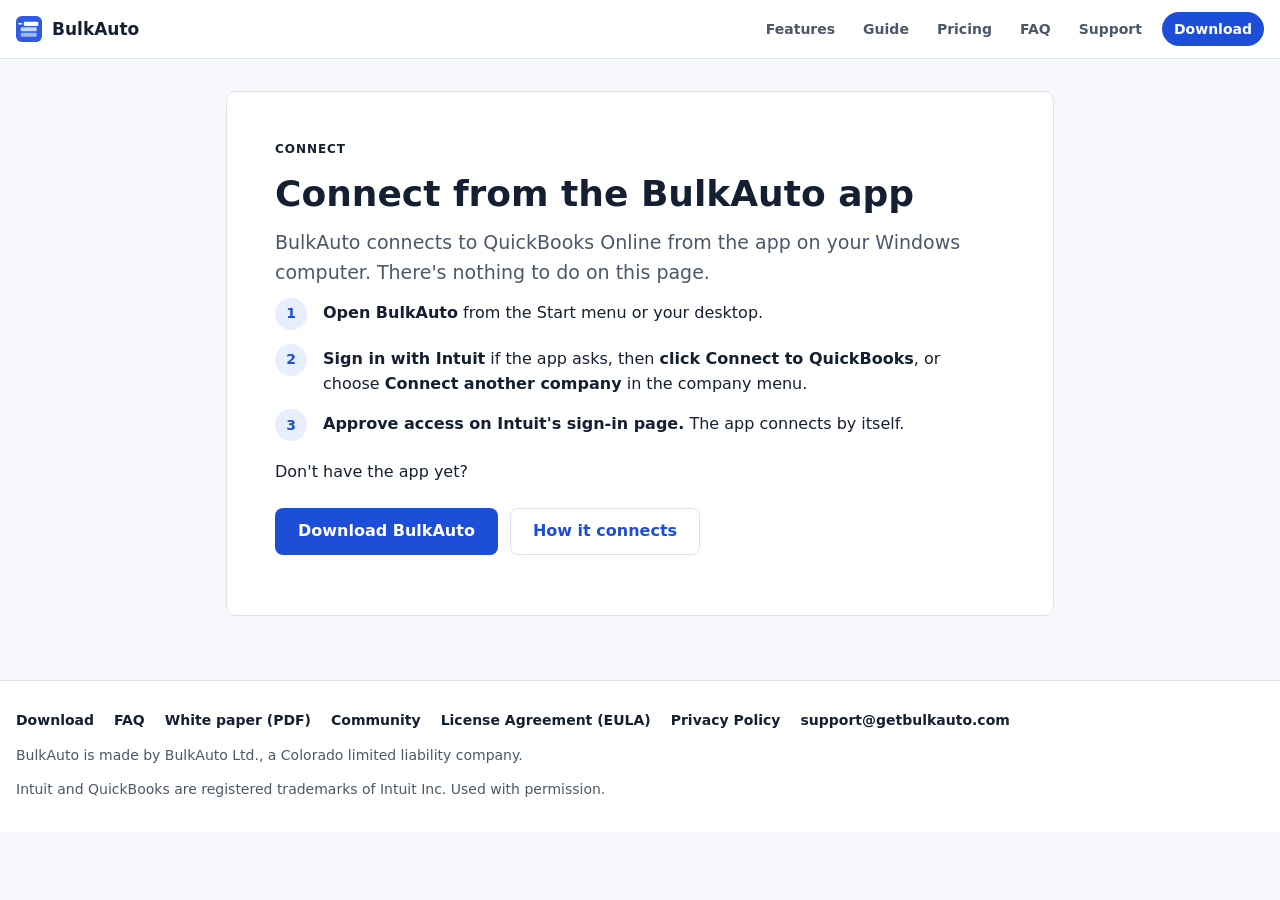
<file: connect/index.html>
<!doctype html>
<html lang="en">
<head>
<meta charset="utf-8">
<meta name="viewport" content="width=device-width, initial-scale=1, viewport-fit=cover">
<meta name="referrer" content="no-referrer">
<title>Connect BulkAuto to QuickBooks</title>
<meta name="description" content="BulkAuto connects to QuickBooks Online from the app on your Windows computer. How to connect, and where to download it.">
<meta name="color-scheme" content="light dark">
<link rel="icon" href="/favicon.ico" sizes="48x48">
<link rel="icon" href="/favicon.svg" type="image/svg+xml">
<link rel="icon" href="/favicon-96.png" type="image/png" sizes="96x96">
<link rel="apple-touch-icon" href="/apple-touch-icon.png">
<link rel="stylesheet" href="../style.css">
</head>
<body>
<a class="skip" href="#main">Skip to content</a>
<header class="masthead">
  <div class="masthead-inner">
    <a class="product" href="../"><svg width="26" height="26" viewBox="0 0 100 100" aria-hidden="true"><rect width="100" height="100" rx="22" fill="#2d5be3"></rect><rect x="18" y="64" width="62" height="16" rx="5" fill="#9fb6f3"></rect><rect x="18" y="43" width="62" height="16" rx="5" fill="#c9d6fa"></rect><rect x="30" y="22" width="56" height="16" rx="5" fill="#ffffff"></rect><rect x="8" y="27" width="16" height="6" rx="3" fill="#ffffff"></rect></svg> BulkAuto</a>
    <nav class="doc-nav" aria-label="Site">
      <a href="../#features">Features</a>
      <a href="../#getting-started">Guide</a>
      <a href="../#pricing">Pricing</a>
      <a href="../faq/">FAQ</a>
      <a href="../#support">Support</a>
      <a class="nav-cta" href="../download/">Download</a>
    </nav>
  </div>
</header>

<div class="page single">
  <main class="docs" id="main">
    <article class="doc" aria-labelledby="connect-title">
      <p class="eyebrow">Connect</p>
      <h1 id="connect-title">Connect from the BulkAuto app</h1>
      <p class="lead">BulkAuto connects to QuickBooks Online from the app on your Windows computer. There's nothing to
        do on this page.</p>
      <ol class="steps">
        <li><b>Open BulkAuto</b> from the Start menu or your desktop.</li>
        <li><b>Sign in with Intuit</b> if the app asks, then <b>click Connect to QuickBooks</b>, or choose <b>Connect another company</b> in the company menu.</li>
        <li><b>Approve access on Intuit's sign-in page.</b> The app connects by itself.</li>
      </ol>
      <p>Don't have the app yet?</p>
      <div class="actions">
        <a class="button" href="../download/">Download BulkAuto</a>
        <a class="button secondary" href="../#how-it-connects">How it connects</a>
      </div>
    </article>
  </main>
</div>

<footer class="site-footer">
  <div class="wrap">
    <ul class="footer-links">
      <li><a href="../download/">Download</a></li>
      <li><a href="../faq/">FAQ</a></li>
      <li><a href="../media/BulkAuto-White-Paper.pdf" download>White paper (PDF)</a></li>
      <li><a href="https://github.com/logcnoble-netizen/bulkauto-community/discussions" target="_blank" rel="noopener">Community</a></li>
      <li><a href="../eula/">License Agreement (EULA)</a></li>
      <li><a href="../privacy/">Privacy Policy</a></li>
      <li><a href="mailto:support@getbulkauto.com">support@getbulkauto.com</a></li>
    </ul>
    <p>BulkAuto is made by BulkAuto Ltd., a Colorado limited liability company.</p>
    <p>Intuit and QuickBooks are registered trademarks of Intuit Inc. Used with permission.</p>
  </div>
</footer>
</body>
</html>
</file>
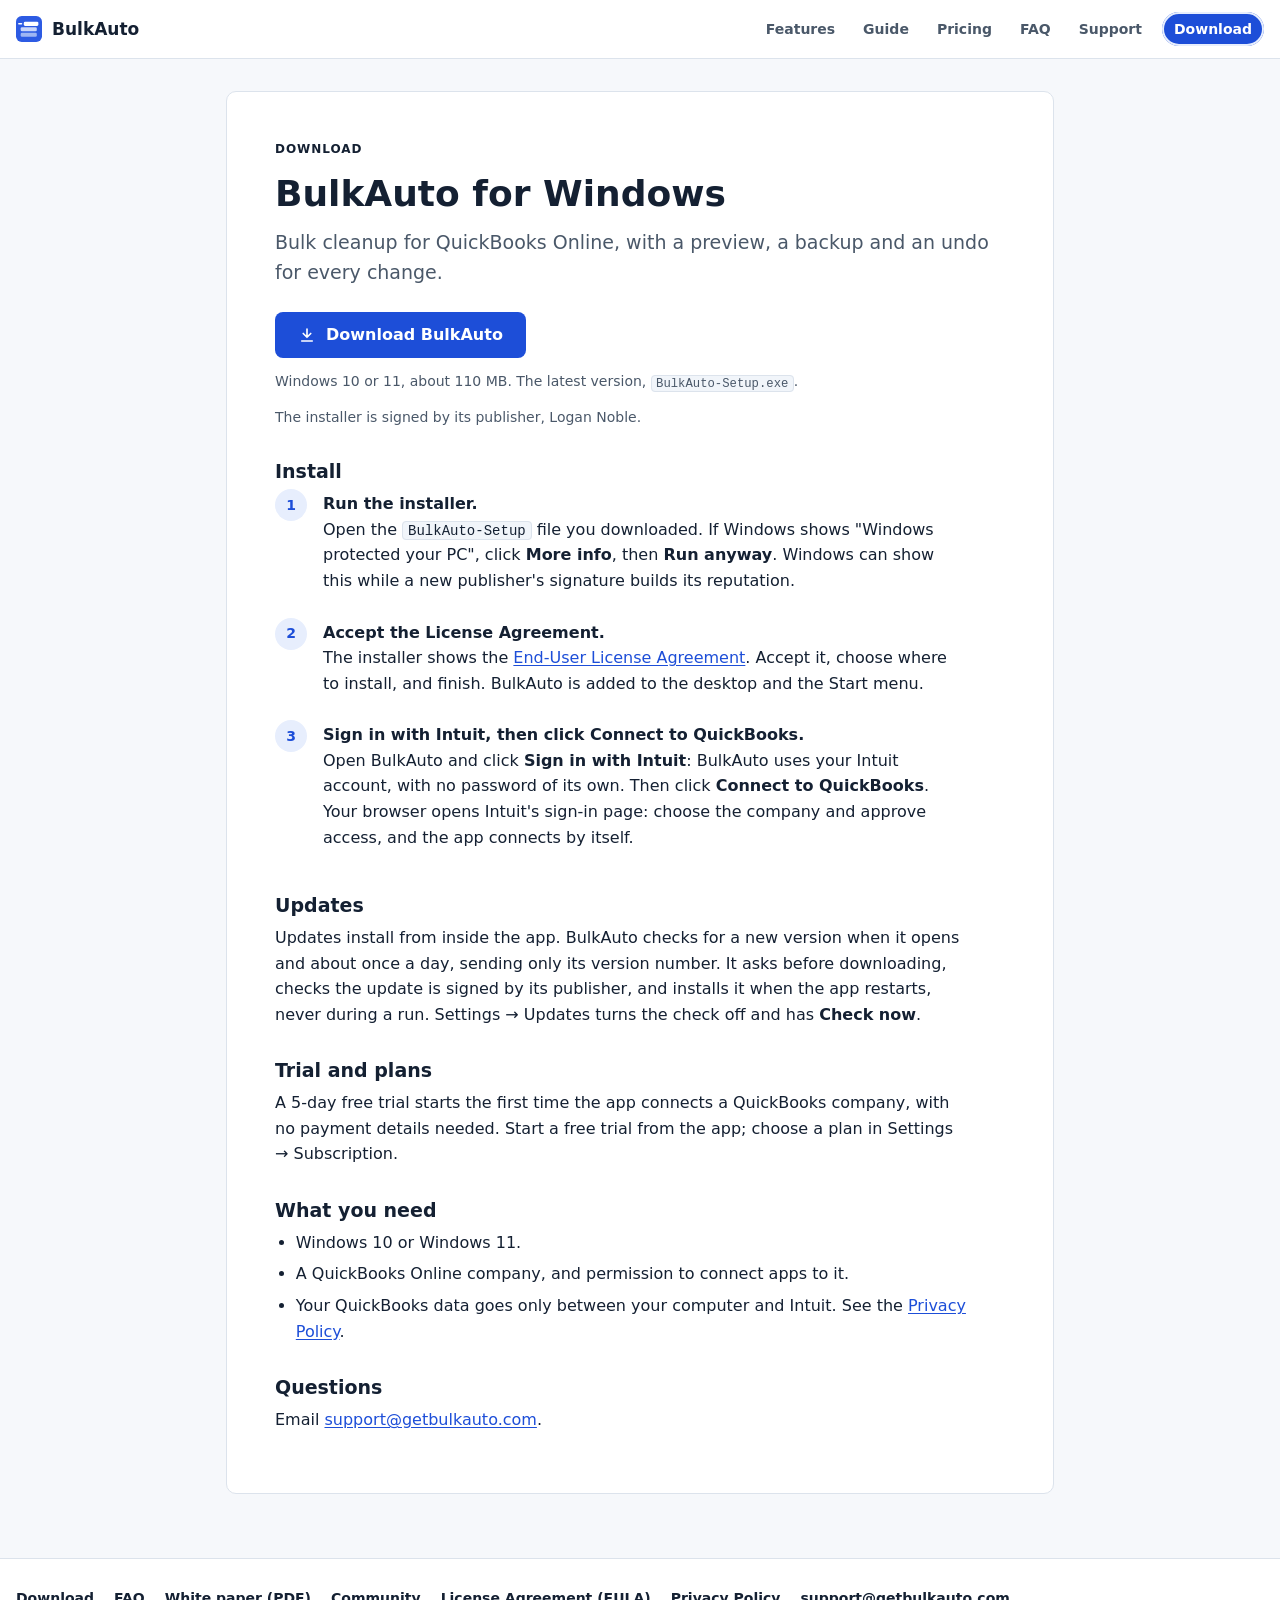
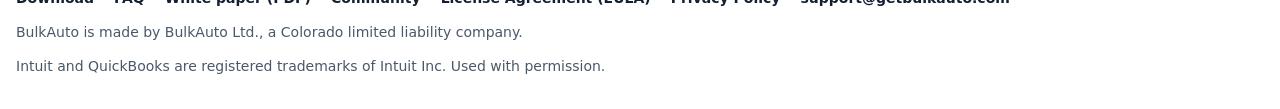
<file: download/index.html>
<!doctype html>
<html lang="en">
<head>
<meta charset="utf-8">
<meta name="viewport" content="width=device-width, initial-scale=1, viewport-fit=cover">
<title>Download BulkAuto for Windows</title>
<meta name="description" content="Download BulkAuto for Windows 10 and 11: bulk cleanup for QuickBooks Online, with a preview, a backup and an undo for every change.">
<meta name="color-scheme" content="light dark">
<link rel="icon" href="/favicon.ico" sizes="48x48">
<link rel="icon" href="/favicon.svg" type="image/svg+xml">
<link rel="icon" href="/favicon-96.png" type="image/png" sizes="96x96">
<link rel="apple-touch-icon" href="/apple-touch-icon.png">
<link rel="stylesheet" href="../style.css">
</head>
<body>
<a class="skip" href="#main">Skip to content</a>
<header class="masthead">
  <div class="masthead-inner">
    <a class="product" href="../"><svg width="26" height="26" viewBox="0 0 100 100" aria-hidden="true"><rect width="100" height="100" rx="22" fill="#2d5be3"></rect><rect x="18" y="64" width="62" height="16" rx="5" fill="#9fb6f3"></rect><rect x="18" y="43" width="62" height="16" rx="5" fill="#c9d6fa"></rect><rect x="30" y="22" width="56" height="16" rx="5" fill="#ffffff"></rect><rect x="8" y="27" width="16" height="6" rx="3" fill="#ffffff"></rect></svg> BulkAuto</a>
    <nav class="doc-nav" aria-label="Site">
      <a href="../#features">Features</a>
      <a href="../#getting-started">Guide</a>
      <a href="../#pricing">Pricing</a>
      <a href="../faq/">FAQ</a>
      <a href="../#support">Support</a>
      <a class="nav-cta current" href="./" aria-current="page">Download</a>
    </nav>
  </div>
</header>

<div class="page single">
  <main class="docs" id="main">
    <article class="doc" aria-labelledby="dl-title">
      <p class="eyebrow">Download</p>
      <h1 id="dl-title">BulkAuto for Windows</h1>
      <p class="lead">Bulk cleanup for QuickBooks Online, with a preview, a backup and an undo for every change.</p>

      <div class="actions">
        <a class="button" href="https://github.com/logcnoble-netizen/bulkauto-releases/releases/latest/download/BulkAuto-Setup.exe"><svg width="18" height="18" viewBox="0 0 24 24" aria-hidden="true" fill="none" stroke="currentColor" stroke-width="2.2" stroke-linecap="round" stroke-linejoin="round"><path d="M12 4v11M7 10l5 5 5-5M5 20h14"/></svg>Download BulkAuto</a>
        <span class="hint-inline">Windows 10 or 11, about 110 MB. The latest version, <code>BulkAuto-Setup.exe</code>.</span>
      </div>
      <p class="hint">The installer is signed by its publisher, Logan Noble.</p>

      <h2>Install</h2>
      <ol class="steps">
        <li><b>Run the installer.</b>
          <p>Open the <code>BulkAuto-Setup</code> file you downloaded. If Windows shows "Windows protected your PC",
            click <b>More info</b>, then <b>Run anyway</b>. Windows can show this while a new publisher's signature
            builds its reputation.</p></li>
        <li><b>Accept the License Agreement.</b>
          <p>The installer shows the <a href="../eula/">End-User License Agreement</a>. Accept it, choose where to
            install, and finish. BulkAuto is added to the desktop and the Start menu.</p></li>
        <li><b>Sign in with Intuit, then click Connect to QuickBooks.</b>
          <p>Open BulkAuto and click <b>Sign in with Intuit</b>: BulkAuto uses your Intuit account, with no password of
            its own. Then click <b>Connect to QuickBooks</b>. Your browser opens Intuit's sign-in page: choose the company
            and approve access, and the app connects by itself.</p></li>
      </ol>

      <h2>Updates</h2>
      <p>Updates install from inside the app. BulkAuto checks for a new version when it opens and about once a day,
        sending only its version number. It asks before downloading, checks the update is signed by its publisher, and
        installs it when the app restarts, never during a run. Settings → Updates turns the check off and has
        <b>Check now</b>.</p>

      <h2>Trial and plans</h2>
      <p>A 5-day free trial starts the first time the app connects a QuickBooks company, with no payment details
        needed. Start a free trial from the app; choose a plan in
        Settings → Subscription.</p>

      <h2>What you need</h2>
      <ul>
        <li>Windows 10 or Windows 11.</li>
        <li>A QuickBooks Online company, and permission to connect apps to it.</li>
        <li>Your QuickBooks data goes only between your computer and Intuit. See the
          <a href="../privacy/">Privacy Policy</a>.</li>
      </ul>

      <h2>Questions</h2>
      <p>Email <a href="mailto:support@getbulkauto.com">support@getbulkauto.com</a>.</p>
    </article>
  </main>
</div>

<footer class="site-footer">
  <div class="wrap">
    <ul class="footer-links">
      <li><a href="./">Download</a></li>
      <li><a href="../faq/">FAQ</a></li>
      <li><a href="../media/BulkAuto-White-Paper.pdf" download>White paper (PDF)</a></li>
      <li><a href="https://github.com/logcnoble-netizen/bulkauto-community/discussions" target="_blank" rel="noopener">Community</a></li>
      <li><a href="../eula/">License Agreement (EULA)</a></li>
      <li><a href="../privacy/">Privacy Policy</a></li>
      <li><a href="mailto:support@getbulkauto.com">support@getbulkauto.com</a></li>
    </ul>
    <p>BulkAuto is made by BulkAuto Ltd., a Colorado limited liability company.</p>
    <p>Intuit and QuickBooks are registered trademarks of Intuit Inc. Used with permission.</p>
  </div>
</footer>
</body>
</html>
</file>
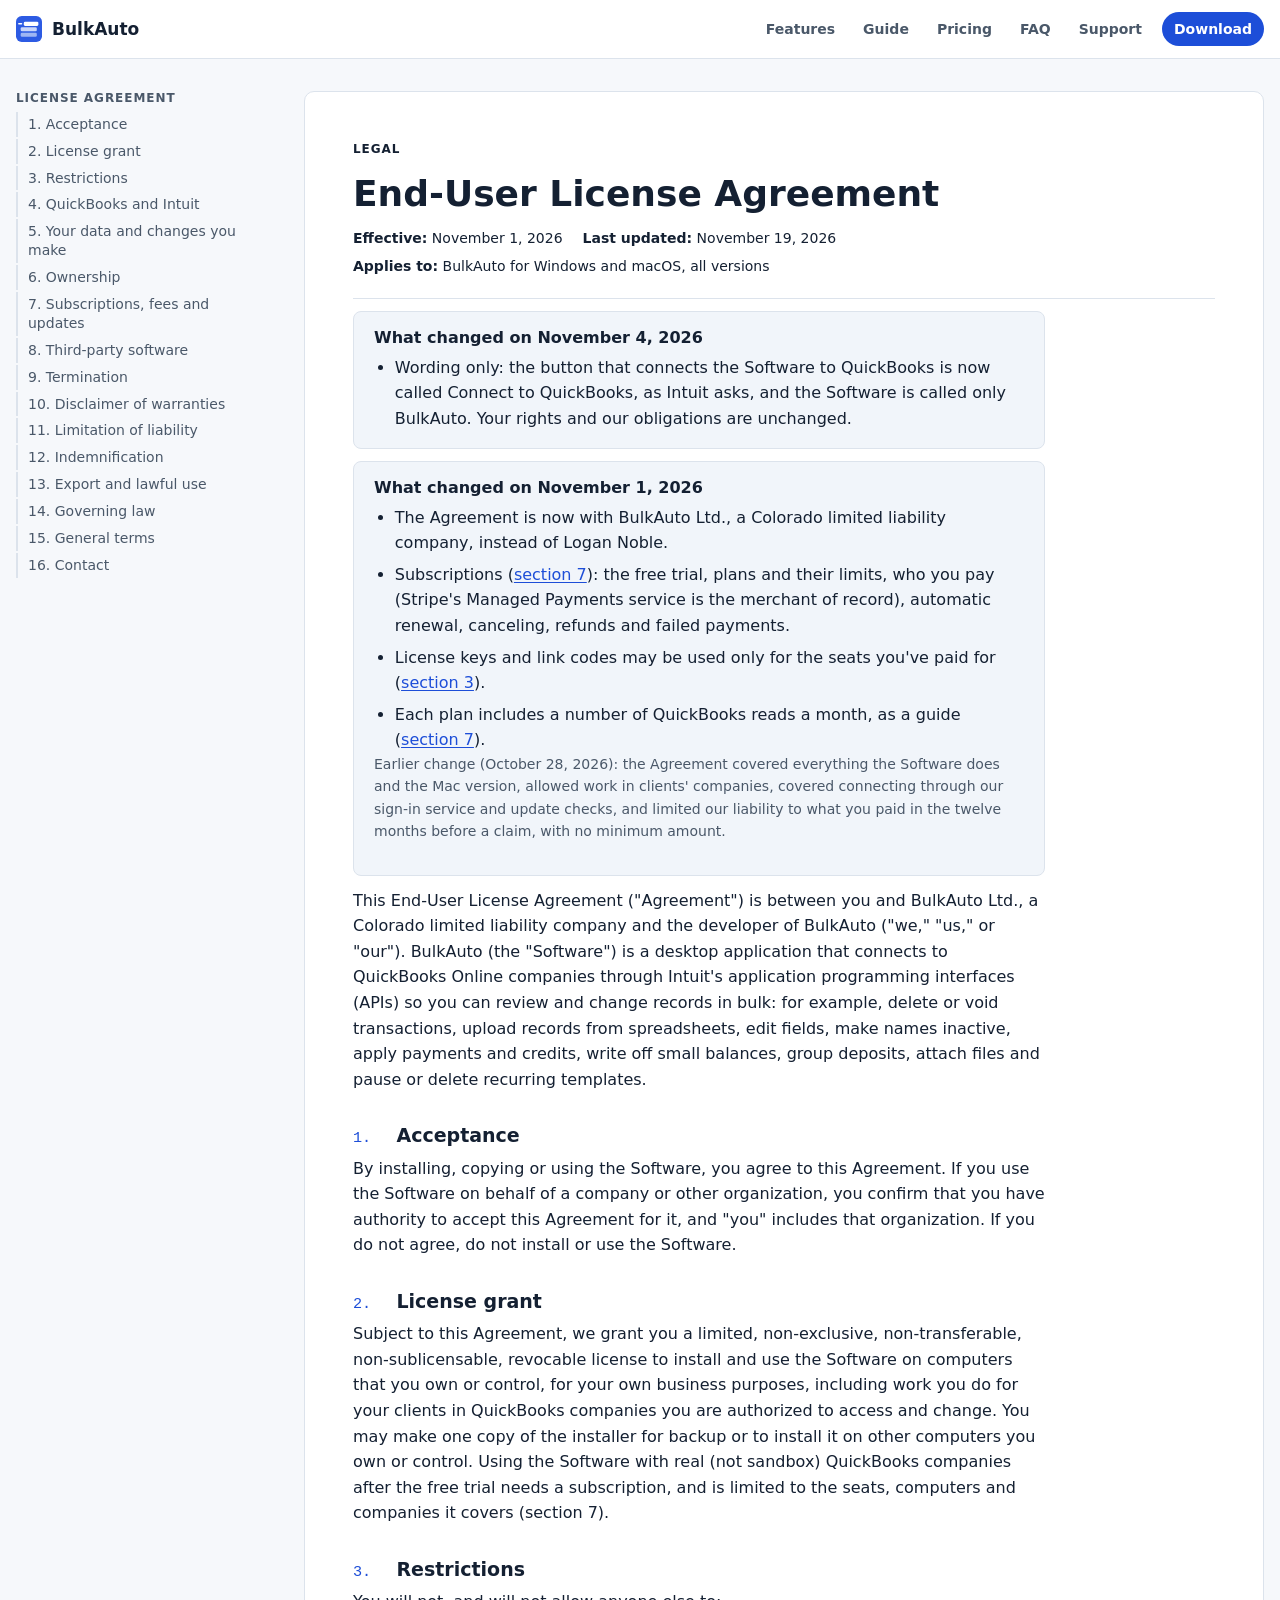
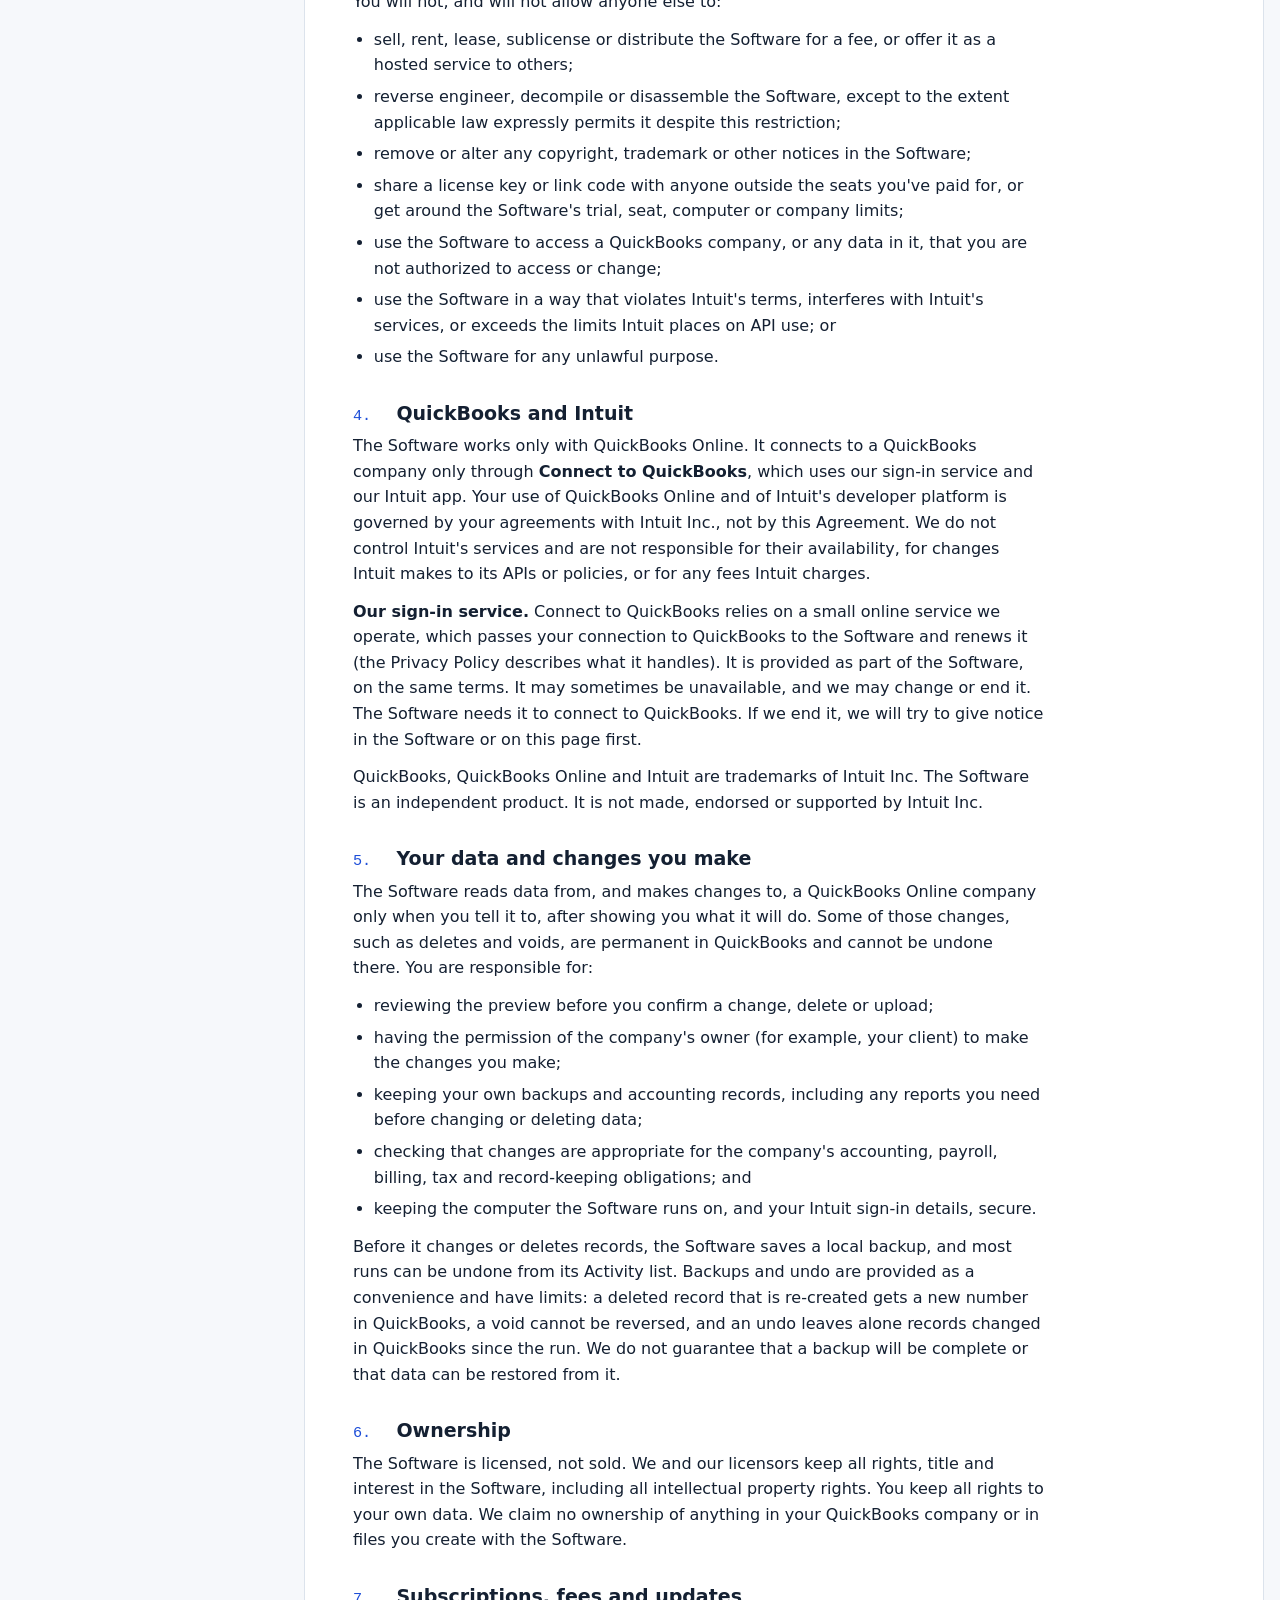
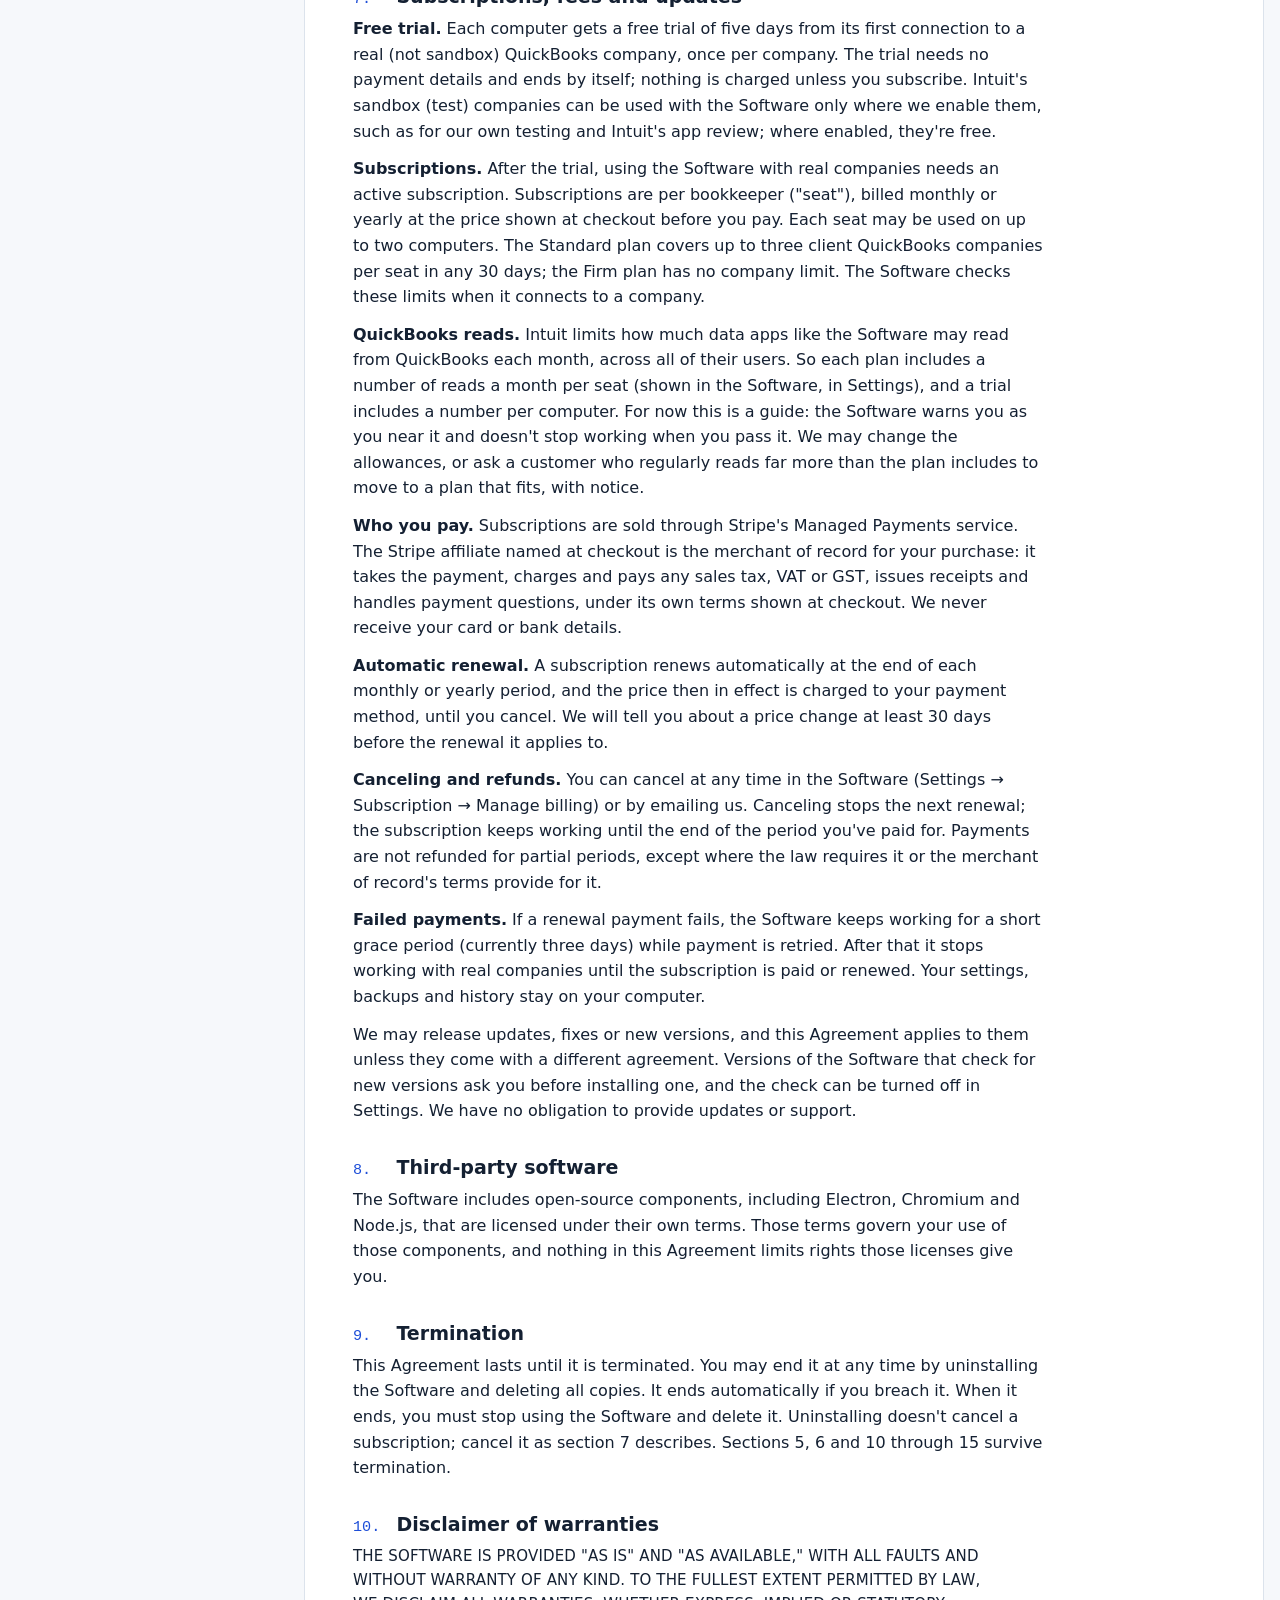
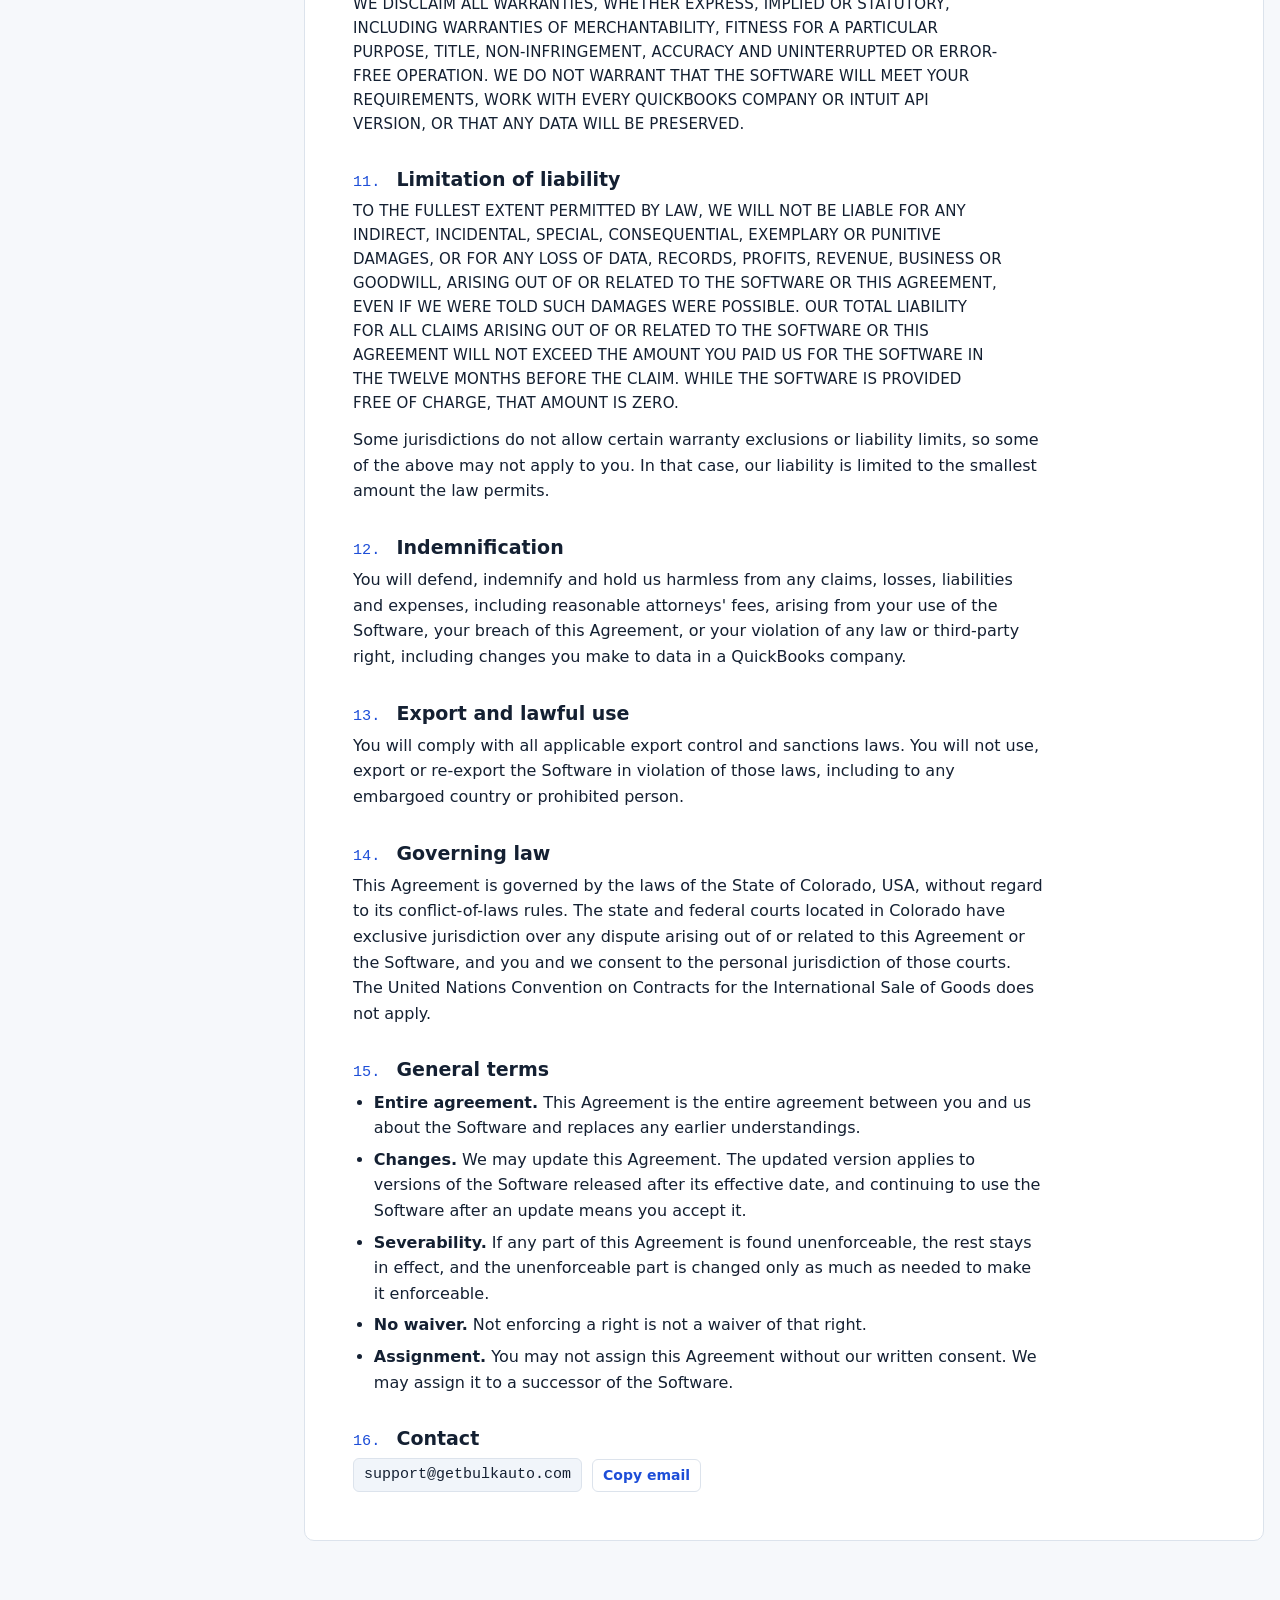
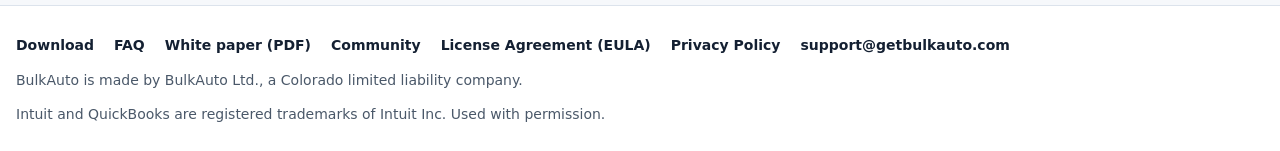
<file: eula/index.html>
<!doctype html>
<html lang="en">
<head>
<meta charset="utf-8">
<meta name="viewport" content="width=device-width, initial-scale=1, viewport-fit=cover">
<title>BulkAuto End-User License Agreement</title>
<meta name="description" content="End-User License Agreement for BulkAuto, a desktop app for cleaning up QuickBooks Online companies in bulk.">
<link rel="icon" href="/favicon.ico" sizes="48x48">
<link rel="icon" href="/favicon.svg" type="image/svg+xml">
<link rel="icon" href="/favicon-96.png" type="image/png" sizes="96x96">
<link rel="apple-touch-icon" href="/apple-touch-icon.png">
<meta name="color-scheme" content="light dark">
<link rel="stylesheet" href="../style.css">
</head>
<body>
<a class="skip" href="#main">Skip to content</a>
<header class="masthead">
  <div class="masthead-inner">
    <a class="product" href="../"><svg width="26" height="26" viewBox="0 0 100 100" aria-hidden="true"><rect width="100" height="100" rx="22" fill="#2d5be3"></rect><rect x="18" y="64" width="62" height="16" rx="5" fill="#9fb6f3"></rect><rect x="18" y="43" width="62" height="16" rx="5" fill="#c9d6fa"></rect><rect x="30" y="22" width="56" height="16" rx="5" fill="#ffffff"></rect><rect x="8" y="27" width="16" height="6" rx="3" fill="#ffffff"></rect></svg> BulkAuto</a>
    <nav class="doc-nav" aria-label="Site">
      <a href="../#features">Features</a>
      <a href="../#getting-started">Guide</a>
      <a href="../#pricing">Pricing</a>
      <a href="../faq/">FAQ</a>
      <a href="../#support">Support</a>
      <a class="nav-cta" href="../download/">Download</a>
    </nav>
  </div>
</header>
<div class="page">
  <aside class="rail" aria-label="Contents"><div>
    <h2>License Agreement</h2>
    <ol>
      <li><a href="#eula-1">1. Acceptance</a></li>
      <li><a href="#eula-2">2. License grant</a></li>
      <li><a href="#eula-3">3. Restrictions</a></li>
      <li><a href="#eula-4">4. QuickBooks and Intuit</a></li>
      <li><a href="#eula-5">5. Your data and changes you make</a></li>
      <li><a href="#eula-6">6. Ownership</a></li>
      <li><a href="#eula-7">7. Subscriptions, fees and updates</a></li>
      <li><a href="#eula-8">8. Third-party software</a></li>
      <li><a href="#eula-9">9. Termination</a></li>
      <li><a href="#eula-10">10. Disclaimer of warranties</a></li>
      <li><a href="#eula-11">11. Limitation of liability</a></li>
      <li><a href="#eula-12">12. Indemnification</a></li>
      <li><a href="#eula-13">13. Export and lawful use</a></li>
      <li><a href="#eula-14">14. Governing law</a></li>
      <li><a href="#eula-15">15. General terms</a></li>
      <li><a href="#eula-16">16. Contact</a></li>
    </ol>
  </div></aside>
  <main class="docs" id="main">
    <article class="doc" id="eula" aria-labelledby="eula-title">
      <p class="eyebrow">Legal</p>
      <h1 id="eula-title">End-User License Agreement</h1>
      <p class="meta"><span><b>Effective:</b> November 1, 2026</span><span><b>Last updated:</b> November 19, 2026</span><span><b>Applies to:</b> BulkAuto for Windows and macOS, all versions</span></p>

      <section class="summary" aria-label="What changed">
        <h2>What changed on November 4, 2026</h2>
        <ul>
          <li>Wording only: the button that connects the Software to QuickBooks is now called Connect to QuickBooks, as
            Intuit asks, and the Software is called only BulkAuto. Your rights and our obligations are unchanged.</li>
        </ul>
      </section>
      <section class="summary" aria-label="Earlier changes">
        <h2>What changed on November 1, 2026</h2>
        <ul>
          <li>The Agreement is now with BulkAuto Ltd., a Colorado limited liability company, instead of Logan Noble.</li>
          <li>Subscriptions (<a href="#eula-7">section 7</a>): the free trial, plans and their limits, who you pay (Stripe's
            Managed Payments service is the merchant of record), automatic renewal, canceling, refunds and failed payments.</li>
          <li>License keys and link codes may be used only for the seats you've paid for (<a href="#eula-3">section 3</a>).</li>
          <li>Each plan includes a number of QuickBooks reads a month, as a guide (<a href="#eula-7">section 7</a>).</li>
        </ul>
        <p class="hint">Earlier change (October 28, 2026): the Agreement covered everything the Software does and the Mac
          version, allowed work in clients' companies, covered connecting through our sign-in service and update checks, and limited our
          liability to what you paid in the twelve months before a claim, with no minimum amount.</p>
      </section>

      <p>This End-User License Agreement ("Agreement") is between you and BulkAuto Ltd., a Colorado limited liability
        company and the developer of BulkAuto ("we," "us," or "our"). BulkAuto (the "Software") is a desktop application that connects to
        QuickBooks Online companies through Intuit's application programming interfaces (APIs) so you can review and
        change records in bulk: for example, delete or void transactions, upload records from spreadsheets, edit fields,
        make names inactive, apply payments and credits, write off small balances, group deposits, attach files and pause
        or delete recurring templates.</p>

      <h2 id="eula-1"><span class="n">1.</span>Acceptance</h2>
      <p>By installing, copying or using the Software, you agree to this Agreement. If you use the Software on behalf of
        a company or other organization, you confirm that you have authority to accept this Agreement for it, and "you"
        includes that organization. If you do not agree, do not install or use the Software.</p>

      <h2 id="eula-2"><span class="n">2.</span>License grant</h2>
      <p>Subject to this Agreement, we grant you a limited, non-exclusive, non-transferable, non-sublicensable, revocable
        license to install and use the Software on computers that you own or control, for your own business purposes,
        including work you do for your clients in QuickBooks companies you are authorized to access and change. You may
        make one copy of the installer for backup or to install it on other computers you own or control. Using the
        Software with real (not sandbox) QuickBooks companies after the free trial needs a subscription, and is limited to
        the seats, computers and companies it covers (section 7).</p>

      <h2 id="eula-3"><span class="n">3.</span>Restrictions</h2>
      <p>You will not, and will not allow anyone else to:</p>
      <ul>
        <li>sell, rent, lease, sublicense or distribute the Software for a fee, or offer it as a hosted service to others;</li>
        <li>reverse engineer, decompile or disassemble the Software, except to the extent applicable law expressly
          permits it despite this restriction;</li>
        <li>remove or alter any copyright, trademark or other notices in the Software;</li>
        <li>share a license key or link code with anyone outside the seats you've paid for, or get around the
          Software's trial, seat, computer or company limits;</li>
        <li>use the Software to access a QuickBooks company, or any data in it, that you are not authorized to access or change;</li>
        <li>use the Software in a way that violates Intuit's terms, interferes with Intuit's services, or exceeds the
          limits Intuit places on API use; or</li>
        <li>use the Software for any unlawful purpose.</li>
      </ul>

      <h2 id="eula-4"><span class="n">4.</span>QuickBooks and Intuit</h2>
      <p>The Software works only with QuickBooks Online. It connects to a QuickBooks company only through
        <b>Connect to QuickBooks</b>, which uses our sign-in service and our Intuit app. Your use of QuickBooks Online and of Intuit's developer
        platform is governed by your agreements with Intuit Inc., not by this Agreement. We do not control Intuit's
        services and are not responsible for their availability, for changes Intuit makes to its APIs or policies, or for
        any fees Intuit charges.</p>
      <p><b>Our sign-in service.</b> Connect to QuickBooks relies on a small online service we operate, which passes your
        connection to QuickBooks to the Software and renews it (the Privacy Policy describes what it handles). It is
        provided as part of the Software, on the same terms. It may sometimes be unavailable, and we may change or end it.
        The Software needs it to connect to QuickBooks. If we end it, we will try to give notice in the Software or on this
        page first.</p>
      <p>QuickBooks, QuickBooks Online and Intuit are trademarks of Intuit Inc. The Software is an independent product. It
        is not made, endorsed or supported by Intuit Inc.</p>

      <h2 id="eula-5"><span class="n">5.</span>Your data and changes you make</h2>
      <p>The Software reads data from, and makes changes to, a QuickBooks Online company only when you tell it to, after
        showing you what it will do. Some of those changes, such as deletes and voids, are permanent in QuickBooks and
        cannot be undone there. You are responsible for:</p>
      <ul>
        <li>reviewing the preview before you confirm a change, delete or upload;</li>
        <li>having the permission of the company's owner (for example, your client) to make the changes you make;</li>
        <li>keeping your own backups and accounting records, including any reports you need before changing or deleting data;</li>
        <li>checking that changes are appropriate for the company's accounting, payroll, billing, tax and record-keeping
          obligations; and</li>
        <li>keeping the computer the Software runs on, and your Intuit sign-in details, secure.</li>
      </ul>
      <p>Before it changes or deletes records, the Software saves a local backup, and most runs can be undone from its
        Activity list. Backups and undo are provided as a convenience and have limits: a deleted record that is re-created
        gets a new number in QuickBooks, a void cannot be reversed, and an undo leaves alone records changed in QuickBooks
        since the run. We do not guarantee that a backup will be complete or that data can be restored from it.</p>

      <h2 id="eula-6"><span class="n">6.</span>Ownership</h2>
      <p>The Software is licensed, not sold. We and our licensors keep all rights, title and interest in the Software,
        including all intellectual property rights. You keep all rights to your own data. We claim no ownership of
        anything in your QuickBooks company or in files you create with the Software.</p>

      <h2 id="eula-7"><span class="n">7.</span>Subscriptions, fees and updates</h2>
      <p><b>Free trial.</b> Each computer gets a free trial of five days from its first connection to a real (not
        sandbox) QuickBooks company, once per company. The trial needs no payment details and ends by itself; nothing is
        charged unless you subscribe. Intuit's sandbox (test) companies can be used with the Software only where we enable
        them, such as for our own testing and Intuit's app review; where enabled, they're free.</p>
      <p><b>Subscriptions.</b> After the trial, using the Software with real companies needs an active subscription.
        Subscriptions are per bookkeeper ("seat"), billed monthly or yearly at the price shown at checkout before you pay.
        Each seat may be used on up to two computers. The Standard plan covers up to three client QuickBooks companies per
        seat in any 30 days; the Firm plan has no company limit. The Software checks these limits when it connects to a
        company.</p>
      <p><b>QuickBooks reads.</b> Intuit limits how much data apps like the Software may read from QuickBooks each month,
        across all of their users. So each plan includes a number of reads a month per seat (shown in the Software, in
        Settings), and a trial includes a number per computer. For now this is a guide: the Software warns you as you
        near it and doesn't stop working when you pass it. We may change the allowances, or ask a customer who regularly
        reads far more than the plan includes to move to a plan that fits, with notice.</p>
      <p><b>Who you pay.</b> Subscriptions are sold through Stripe's Managed Payments service. The Stripe affiliate named at
        checkout is the merchant of record for your purchase: it takes the payment, charges and pays any sales tax, VAT or
        GST, issues receipts and handles payment questions, under its own terms shown at checkout. We never receive your
        card or bank details.</p>
      <p><b>Automatic renewal.</b> A subscription renews automatically at the end of each monthly or yearly period, and the
        price then in effect is charged to your payment method, until you cancel. We will tell you about a price change at
        least 30 days before the renewal it applies to.</p>
      <p><b>Canceling and refunds.</b> You can cancel at any time in the Software (Settings → Subscription → Manage
        billing) or by emailing us. Canceling stops the next renewal; the subscription keeps working until the end of the
        period you've paid for. Payments are not refunded for partial periods, except where the law requires it or the
        merchant of record's terms provide for it.</p>
      <p><b>Failed payments.</b> If a renewal payment fails, the Software keeps working for a short grace period
        (currently three days) while payment is retried. After that it stops working with real companies until the
        subscription is paid or renewed. Your settings, backups and history stay on your computer.</p>
      <p>We may release updates, fixes or new versions, and this Agreement applies to them unless they come with a
        different agreement. Versions of the Software that check for new versions ask you before installing one, and the
        check can be turned off in Settings. We have no obligation to provide updates or support.</p>

      <h2 id="eula-8"><span class="n">8.</span>Third-party software</h2>
      <p>The Software includes open-source components, including Electron, Chromium and Node.js, that are licensed under
        their own terms. Those terms govern your use of those components, and nothing in this Agreement limits rights
        those licenses give you.</p>

      <h2 id="eula-9"><span class="n">9.</span>Termination</h2>
      <p>This Agreement lasts until it is terminated. You may end it at any time by uninstalling the Software and deleting
        all copies. It ends automatically if you breach it. When it ends, you must stop using the Software and delete it.
        Uninstalling doesn't cancel a subscription; cancel it as section 7 describes. Sections 5, 6 and 10 through 15
        survive termination.</p>

      <h2 id="eula-10"><span class="n">10.</span>Disclaimer of warranties</h2>
      <p class="caps">The Software is provided "as is" and "as available," with all faults and without warranty of any
        kind. To the fullest extent permitted by law, we disclaim all warranties, whether express, implied or statutory,
        including warranties of merchantability, fitness for a particular purpose, title, non-infringement, accuracy and
        uninterrupted or error-free operation. We do not warrant that the Software will meet your requirements, work
        with every QuickBooks company or Intuit API version, or that any data will be preserved.</p>

      <h2 id="eula-11"><span class="n">11.</span>Limitation of liability</h2>
      <p class="caps">To the fullest extent permitted by law, we will not be liable for any indirect, incidental, special,
        consequential, exemplary or punitive damages, or for any loss of data, records, profits, revenue, business or
        goodwill, arising out of or related to the Software or this Agreement, even if we were told such damages were
        possible. Our total liability for all claims arising out of or related to the Software or this Agreement will
        not exceed the amount you paid us for the Software in the twelve months before the claim. While the Software
        is provided free of charge, that amount is zero.</p>
      <p>Some jurisdictions do not allow certain warranty exclusions or liability limits, so some of the above may not
        apply to you. In that case, our liability is limited to the smallest amount the law permits.</p>

      <h2 id="eula-12"><span class="n">12.</span>Indemnification</h2>
      <p>You will defend, indemnify and hold us harmless from any claims, losses, liabilities and expenses, including
        reasonable attorneys' fees, arising from your use of the Software, your breach of this Agreement, or your
        violation of any law or third-party right, including changes you make to data in a QuickBooks company.</p>

      <h2 id="eula-13"><span class="n">13.</span>Export and lawful use</h2>
      <p>You will comply with all applicable export control and sanctions laws. You will not use, export or re-export the
        Software in violation of those laws, including to any embargoed country or prohibited person.</p>

      <h2 id="eula-14"><span class="n">14.</span>Governing law</h2>
      <p>This Agreement is governed by the laws of the State of Colorado, USA, without regard to its conflict-of-laws
        rules. The state and federal courts located in Colorado have exclusive jurisdiction over any dispute arising out
        of or related to this Agreement or the Software, and you and we consent to the personal jurisdiction of those
        courts. The United Nations Convention on Contracts for the International Sale of Goods does not apply.</p>

      <h2 id="eula-15"><span class="n">15.</span>General terms</h2>
      <ul>
        <li><b>Entire agreement.</b> This Agreement is the entire agreement between you and us about the Software and
          replaces any earlier understandings.</li>
        <li><b>Changes.</b> We may update this Agreement. The updated version applies to versions of the Software released
          after its effective date, and continuing to use the Software after an update means you accept it.</li>
        <li><b>Severability.</b> If any part of this Agreement is found unenforceable, the rest stays in effect, and the
          unenforceable part is changed only as much as needed to make it enforceable.</li>
        <li><b>No waiver.</b> Not enforcing a right is not a waiver of that right.</li>
        <li><b>Assignment.</b> You may not assign this Agreement without our written consent. We may assign it to a
          successor of the Software.</li>
      </ul>

      <h2 id="eula-16"><span class="n">16.</span>Contact</h2>
      <div class="contact">
        <span class="email" id="emailEula">support@getbulkauto.com</span>
        <button class="copy" type="button" data-copy="emailEula">Copy email</button>
      </div>
    </article>
  </main>
</div>
<footer class="site-footer">
  <div class="wrap">
    <ul class="footer-links">
      <li><a href="../download/">Download</a></li>
      <li><a href="../faq/">FAQ</a></li>
      <li><a href="../media/BulkAuto-White-Paper.pdf" download>White paper (PDF)</a></li>
      <li><a href="https://github.com/logcnoble-netizen/bulkauto-community/discussions" target="_blank" rel="noopener">Community</a></li>
      <li><a href="../eula/" aria-current="page">License Agreement (EULA)</a></li>
      <li><a href="../privacy/">Privacy Policy</a></li>
      <li><a href="mailto:support@getbulkauto.com">support@getbulkauto.com</a></li>
    </ul>
    <p>BulkAuto is made by BulkAuto Ltd., a Colorado limited liability company.</p>
    <p>Intuit and QuickBooks are registered trademarks of Intuit Inc. Used with permission.</p>
  </div>
</footer>
<script>// Copy buttons: clipboard write inside the click, with a select-the-text fallback.
  document.querySelectorAll('[data-copy]').forEach(function (btn) {
    btn.addEventListener('click', function () {
      var el = document.getElementById(btn.getAttribute('data-copy'));
      var text = el.textContent.trim();
      var done = function () { btn.textContent = 'Copied'; setTimeout(function () { btn.textContent = 'Copy email'; }, 1600); };
      var fallback = function () {
        var r = document.createRange(); r.selectNodeContents(el);
        var s = window.getSelection(); s.removeAllRanges(); s.addRange(r);
        btn.textContent = 'Selected, press Ctrl+C';
      };
      try {
        navigator.clipboard.writeText(text).then(done, fallback);
      } catch (e) { fallback(); }
    });
  });</script>
</body>
</html>
</file>
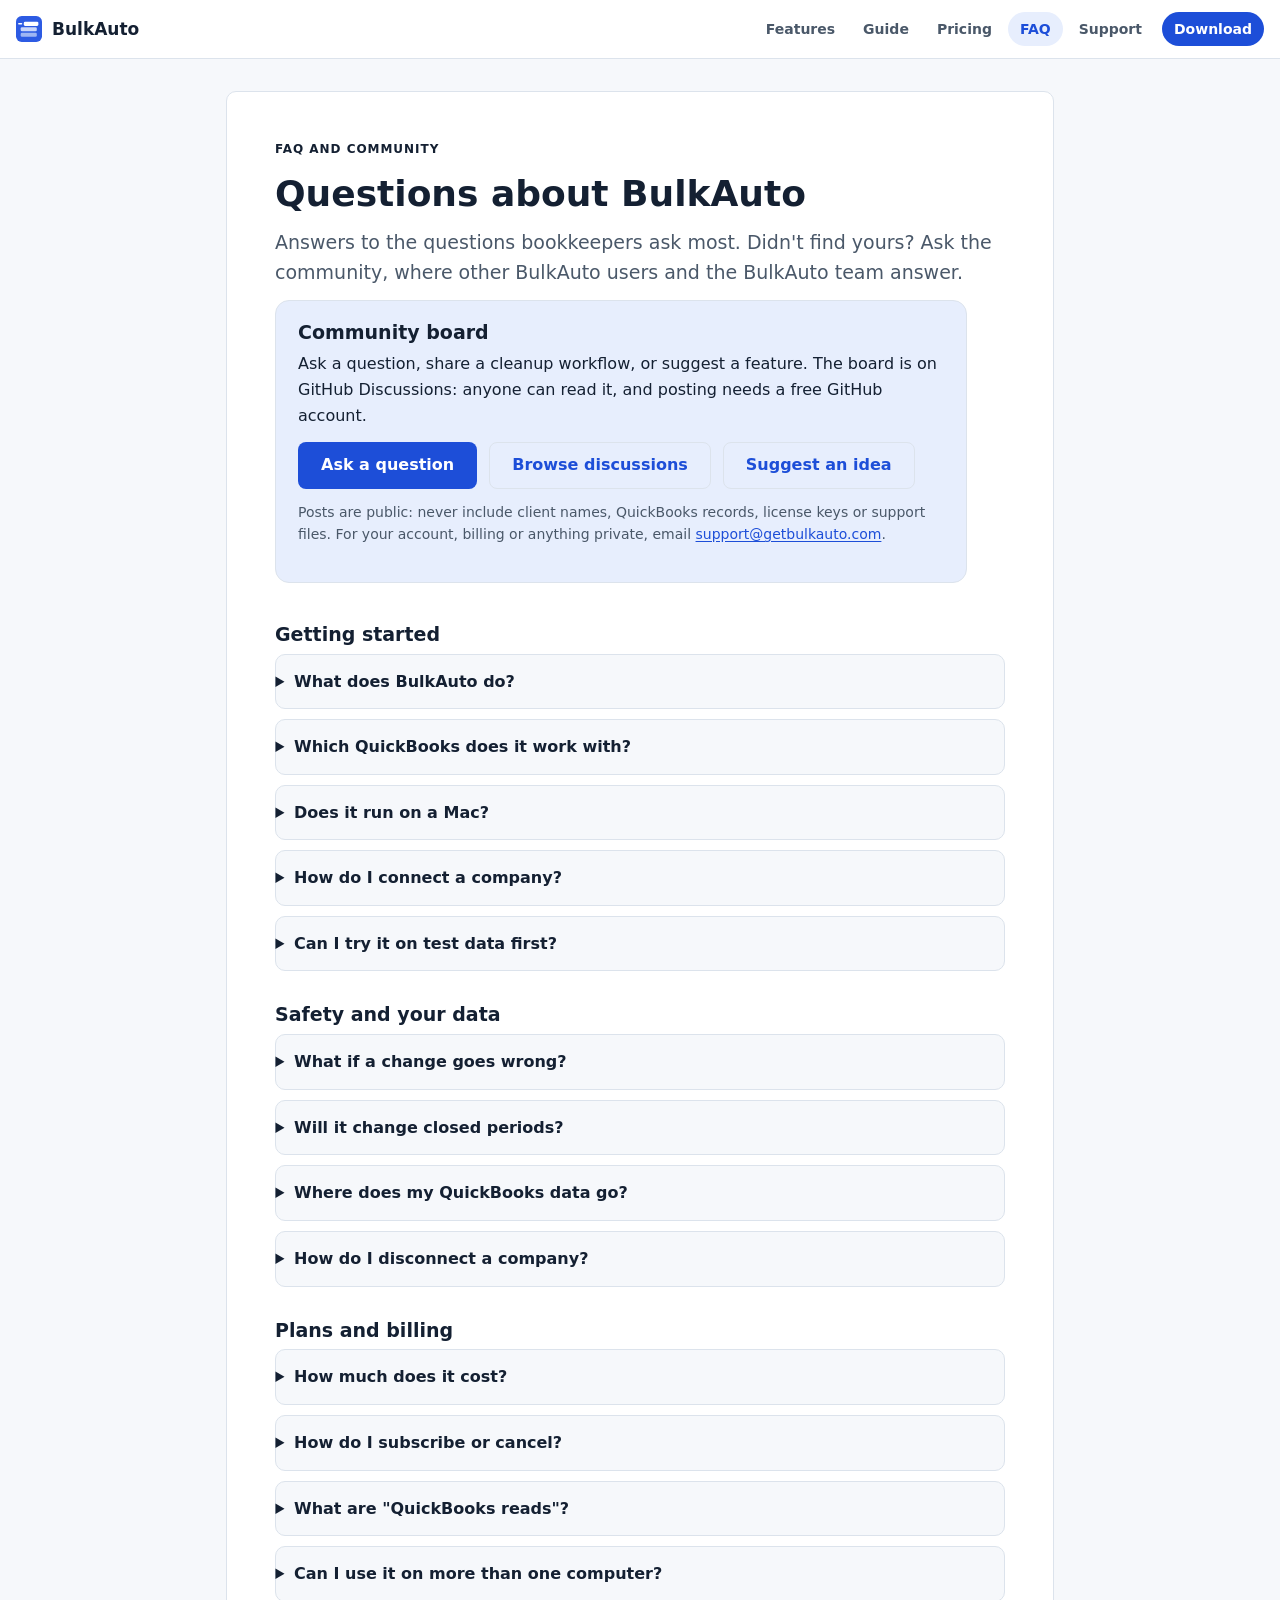
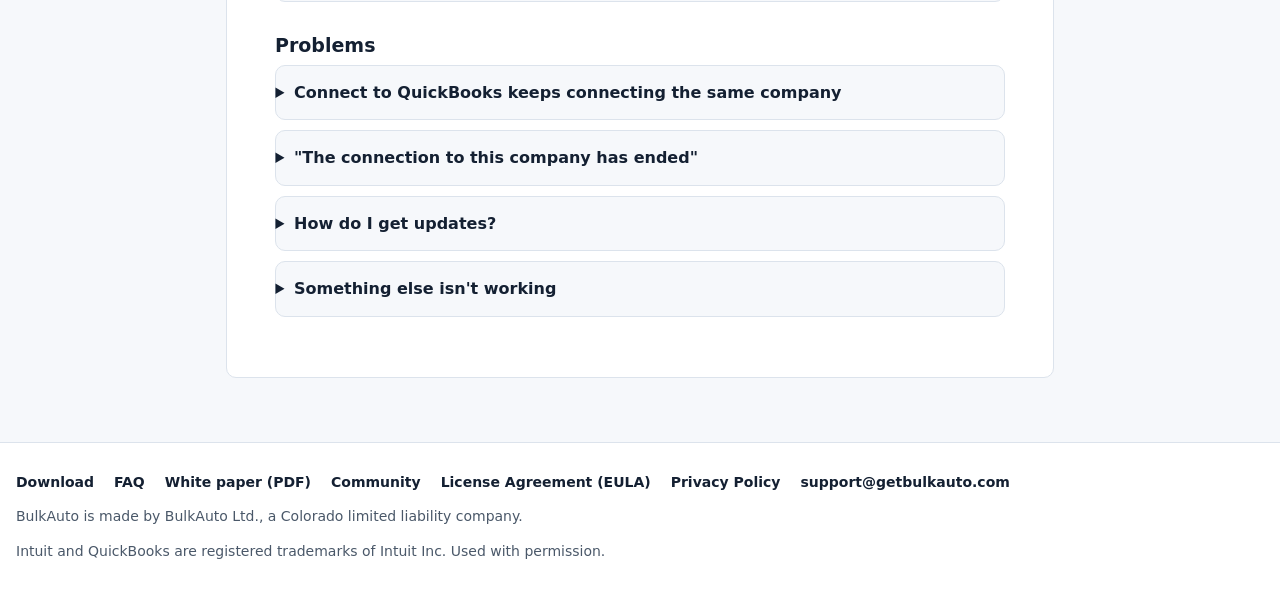
<file: faq/index.html>
<!doctype html>
<html lang="en">
<head>
<meta charset="utf-8">
<meta name="viewport" content="width=device-width, initial-scale=1, viewport-fit=cover">
<title>BulkAuto FAQ and Community</title>
<meta name="description" content="Answers to common questions about BulkAuto, the bulk cleanup app for QuickBooks Online, and a community board to ask questions and share ideas.">
<meta name="color-scheme" content="light dark">
<link rel="icon" href="/favicon.ico" sizes="48x48">
<link rel="icon" href="/favicon.svg" type="image/svg+xml">
<link rel="icon" href="/favicon-96.png" type="image/png" sizes="96x96">
<link rel="apple-touch-icon" href="/apple-touch-icon.png">
<link rel="stylesheet" href="../style.css">
</head>
<body>
<a class="skip" href="#main">Skip to content</a>
<header class="masthead">
  <div class="masthead-inner">
    <a class="product" href="../"><svg width="26" height="26" viewBox="0 0 100 100" aria-hidden="true"><rect width="100" height="100" rx="22" fill="#2d5be3"></rect><rect x="18" y="64" width="62" height="16" rx="5" fill="#9fb6f3"></rect><rect x="18" y="43" width="62" height="16" rx="5" fill="#c9d6fa"></rect><rect x="30" y="22" width="56" height="16" rx="5" fill="#ffffff"></rect><rect x="8" y="27" width="16" height="6" rx="3" fill="#ffffff"></rect></svg> BulkAuto</a>
    <nav class="doc-nav" aria-label="Site">
      <a href="../#features">Features</a>
      <a href="../#getting-started">Guide</a>
      <a href="../#pricing">Pricing</a>
      <a class="current" href="./" aria-current="page">FAQ</a>
      <a href="../#support">Support</a>
      <a class="nav-cta" href="../download/">Download</a>
    </nav>
  </div>
</header>

<div class="page single">
  <main class="docs" id="main">
    <article class="doc" aria-labelledby="faq-title">
      <p class="eyebrow">FAQ and community</p>
      <h1 id="faq-title">Questions about BulkAuto</h1>
      <p class="lead">Answers to the questions bookkeepers ask most. Didn't find yours? Ask the community, where other
        BulkAuto users and the BulkAuto team answer.</p>

      <section class="community-card" aria-labelledby="community-title">
        <h2 id="community-title">Community board</h2>
        <p>Ask a question, share a cleanup workflow, or suggest a feature. The board is on GitHub Discussions: anyone
          can read it, and posting needs a free GitHub account.</p>
        <div class="actions">
          <a class="button" href="https://github.com/logcnoble-netizen/bulkauto-community/discussions/new?category=q-a" target="_blank" rel="noopener">Ask a question</a>
          <a class="button secondary" href="https://github.com/logcnoble-netizen/bulkauto-community/discussions" target="_blank" rel="noopener">Browse discussions</a>
          <a class="button secondary" href="https://github.com/logcnoble-netizen/bulkauto-community/discussions/new?category=ideas" target="_blank" rel="noopener">Suggest an idea</a>
        </div>
        <p class="hint">Posts are public: never include client names, QuickBooks records, license keys or support files.
          For your account, billing or anything private, email <a href="mailto:support@getbulkauto.com">support@getbulkauto.com</a>.</p>
      </section>

      <h2>Getting started</h2>
      <div class="faq">
        <details>
          <summary>What does BulkAuto do?</summary>
          <p>It cleans up QuickBooks Online in bulk: deleting or voiding transactions, reclassifying lines, removing
            duplicates, clearing Undeposited Funds, applying credits, writing off small balances, deleting old unbilled
            time, making unused names inactive and more. A read-only Health scan finds what needs attention first, and
            each finding opens the screen that fixes it.</p>
        </details>
        <details>
          <summary>Which QuickBooks does it work with?</summary>
          <p>QuickBooks Online only, not QuickBooks Desktop. It works with any QuickBooks Online company you can sign in
            to and connect apps to: your own, or a client's.</p>
        </details>
        <details>
          <summary>Does it run on a Mac?</summary>
          <p>Not yet. BulkAuto runs on Windows 10 and Windows 11.</p>
        </details>
        <details>
          <summary>How do I connect a company?</summary>
          <p>Open BulkAuto, click <b>Sign in with Intuit</b>, then <b>Connect to QuickBooks</b>. Your browser opens Intuit's own sign-in page; choose
            the company and approve access. To add more companies, use <b>Connect another company</b> in the company menu
            at the top. BulkAuto never sees your Intuit password.</p>
        </details>
        <details>
          <summary>Can I try it on test data first?</summary>
          <p>BulkAuto works on your real QuickBooks companies (Intuit's test companies need a developer account), and
            it's built so trying it is safe. The <b>Health scan</b> only reads. Every fix shows a preview and asks you to
            confirm, a copy of each record is saved first, and <b>History</b> undoes any change in one click. Closed
            periods are never touched.</p>
        </details>
      </div>

      <h2>Safety and your data</h2>
      <div class="faq">
        <details>
          <summary>What if a change goes wrong?</summary>
          <p>Every change shows a preview first and asks you to confirm. BulkAuto saves a backup of every record before
            changing it, and <b>History</b> undoes any run. History also exports a change log you can give your client.</p>
        </details>
        <details>
          <summary>Will it change closed periods?</summary>
          <p>No. Transactions in a period your QuickBooks closing date protects are left alone, and BulkAuto marks the ones
            it can't change.</p>
        </details>
        <details>
          <summary>Where does my QuickBooks data go?</summary>
          <p>Only between your computer and Intuit. Backups stay on your computer. The license check sends how many
            QuickBooks reads you used that month, never your QuickBooks data. See the <a href="../privacy/">Privacy Policy</a>.</p>
        </details>
        <details>
          <summary>How do I disconnect a company?</summary>
          <p>In BulkAuto, open the company menu and choose <b>Disconnect this company from BulkAuto</b>. You can also
            disconnect it in QuickBooks Online, under its connected apps. Your backups and history stay on your computer.</p>
        </details>
      </div>

      <h2>Plans and billing</h2>
      <div class="faq">
        <details>
          <summary>How much does it cost?</summary>
          <p>A 5-day free trial with every feature, then <b>Standard</b> at $49.99 a month per bookkeeper (up to 3
            client companies) or <b>Firm</b> at $99.99 a month per bookkeeper (unlimited companies). Paying yearly saves
            about 18%. See <a href="../#pricing">Pricing</a>.</p>
        </details>
        <details>
          <summary>How do I subscribe or cancel?</summary>
          <p>In the app, under <b>Settings → Subscription</b>. A canceled plan runs to the end of the period you paid for.</p>
        </details>
        <details>
          <summary>What are "QuickBooks reads"?</summary>
          <p>Each time BulkAuto loads records from QuickBooks counts as reads. Standard includes 20,000 a month per
            bookkeeper and Firm 60,000. The allowance is a guide: nothing stops when you reach it. <b>Settings →
            QuickBooks usage</b> shows this month's count.</p>
        </details>
        <details>
          <summary>Can I use it on more than one computer?</summary>
          <p>Yes, on 2 computers per bookkeeper. <b>Settings → Subscription</b> gives you a code to add the second one.</p>
        </details>
      </div>

      <h2>Problems</h2>
      <div class="faq">
        <details>
          <summary>Connect to QuickBooks keeps connecting the same company</summary>
          <p>Your browser remembers the Intuit login you used last. Sign out at
            <a href="https://accounts.intuit.com" target="_blank" rel="noopener">accounts.intuit.com</a>, then connect
            again and sign in with the login for the company you want. More in <a href="../#troubleshooting">Troubleshooting</a>.</p>
        </details>
        <details>
          <summary>"The connection to this company has ended"</summary>
          <p>The company was disconnected, or BulkAuto wasn't used with it for 100 days. Click <b>Connect to
            QuickBooks</b> and sign in again; your backups and history are kept.</p>
        </details>
        <details>
          <summary>How do I get updates?</summary>
          <p>BulkAuto checks for a new version when it opens and about once a day, and asks before downloading it. It installs when BulkAuto restarts.
            <b>Settings → Updates</b> shows your version and has <b>Check now</b>.</p>
        </details>
        <details>
          <summary>Something else isn't working</summary>
          <p>Ask on the <a href="https://github.com/logcnoble-netizen/bulkauto-community/discussions/new?category=q-a" target="_blank" rel="noopener">community board</a>
            with your BulkAuto version and what you expected, without real names or amounts. Or email
            <a href="mailto:support@getbulkauto.com">support@getbulkauto.com</a>; in the app, <b>Help → Contact</b>
            makes a support file you can attach.</p>
        </details>
      </div>
    </article>
  </main>
</div>

<footer class="site-footer">
  <div class="wrap">
    <ul class="footer-links">
      <li><a href="../download/">Download</a></li>
      <li><a href="./">FAQ</a></li>
      <li><a href="../media/BulkAuto-White-Paper.pdf" download>White paper (PDF)</a></li>
      <li><a href="https://github.com/logcnoble-netizen/bulkauto-community/discussions" target="_blank" rel="noopener">Community</a></li>
      <li><a href="../eula/">License Agreement (EULA)</a></li>
      <li><a href="../privacy/">Privacy Policy</a></li>
      <li><a href="mailto:support@getbulkauto.com">support@getbulkauto.com</a></li>
    </ul>
    <p>BulkAuto is made by BulkAuto Ltd., a Colorado limited liability company.</p>
    <p>Intuit and QuickBooks are registered trademarks of Intuit Inc. Used with permission.</p>
  </div>
</footer>
</body>
</html>
</file>
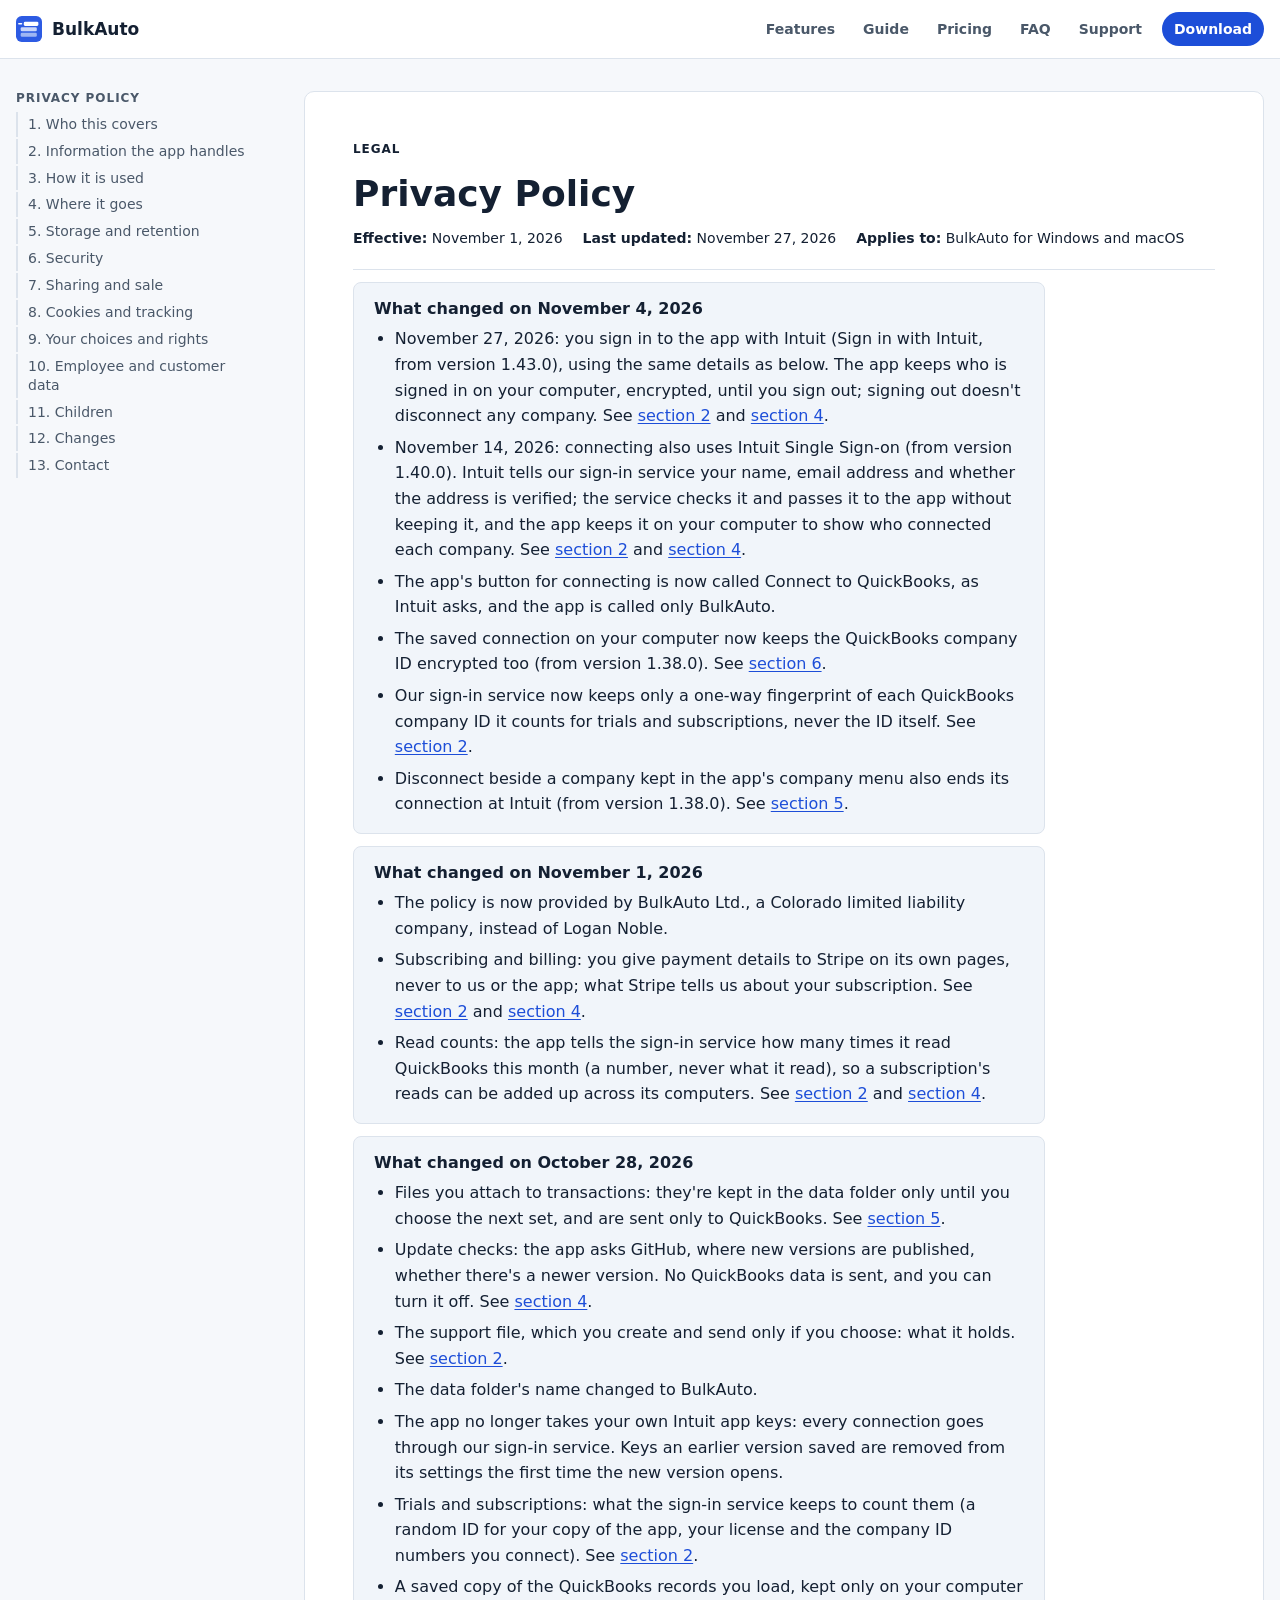
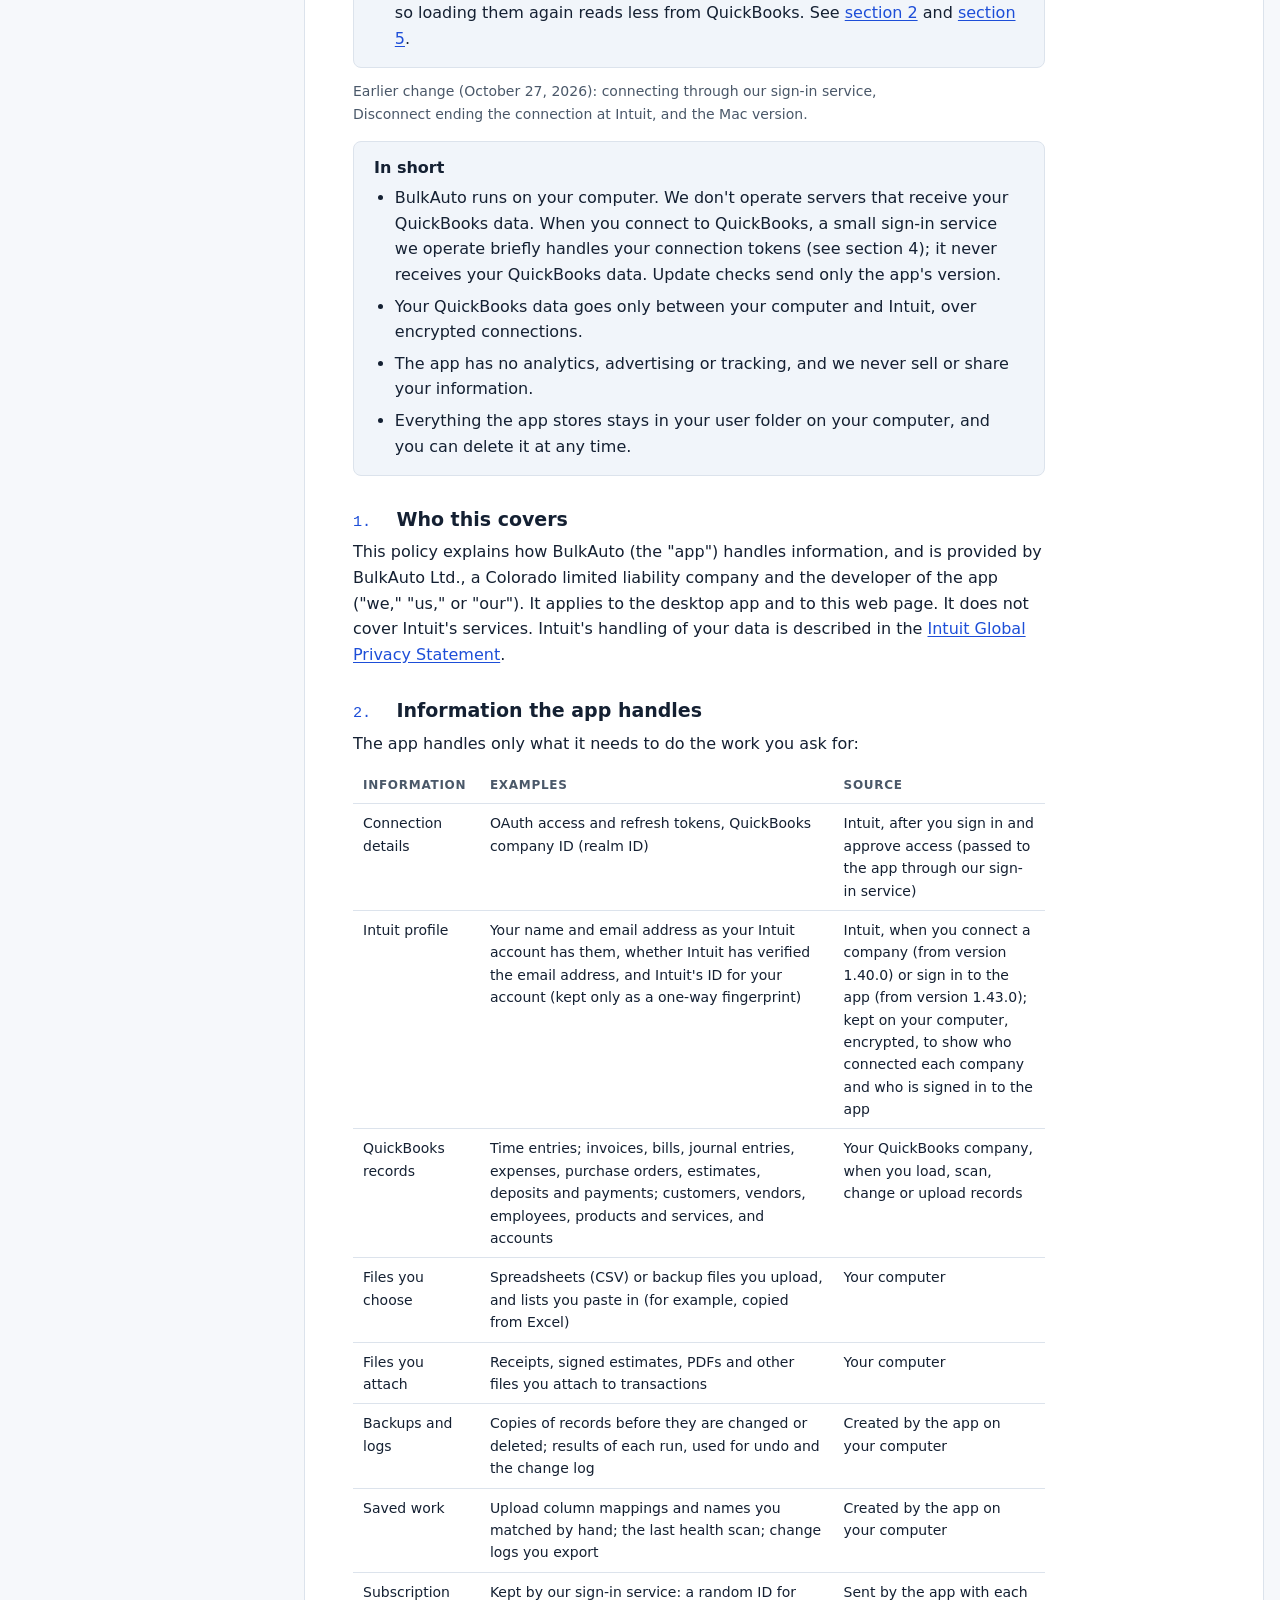
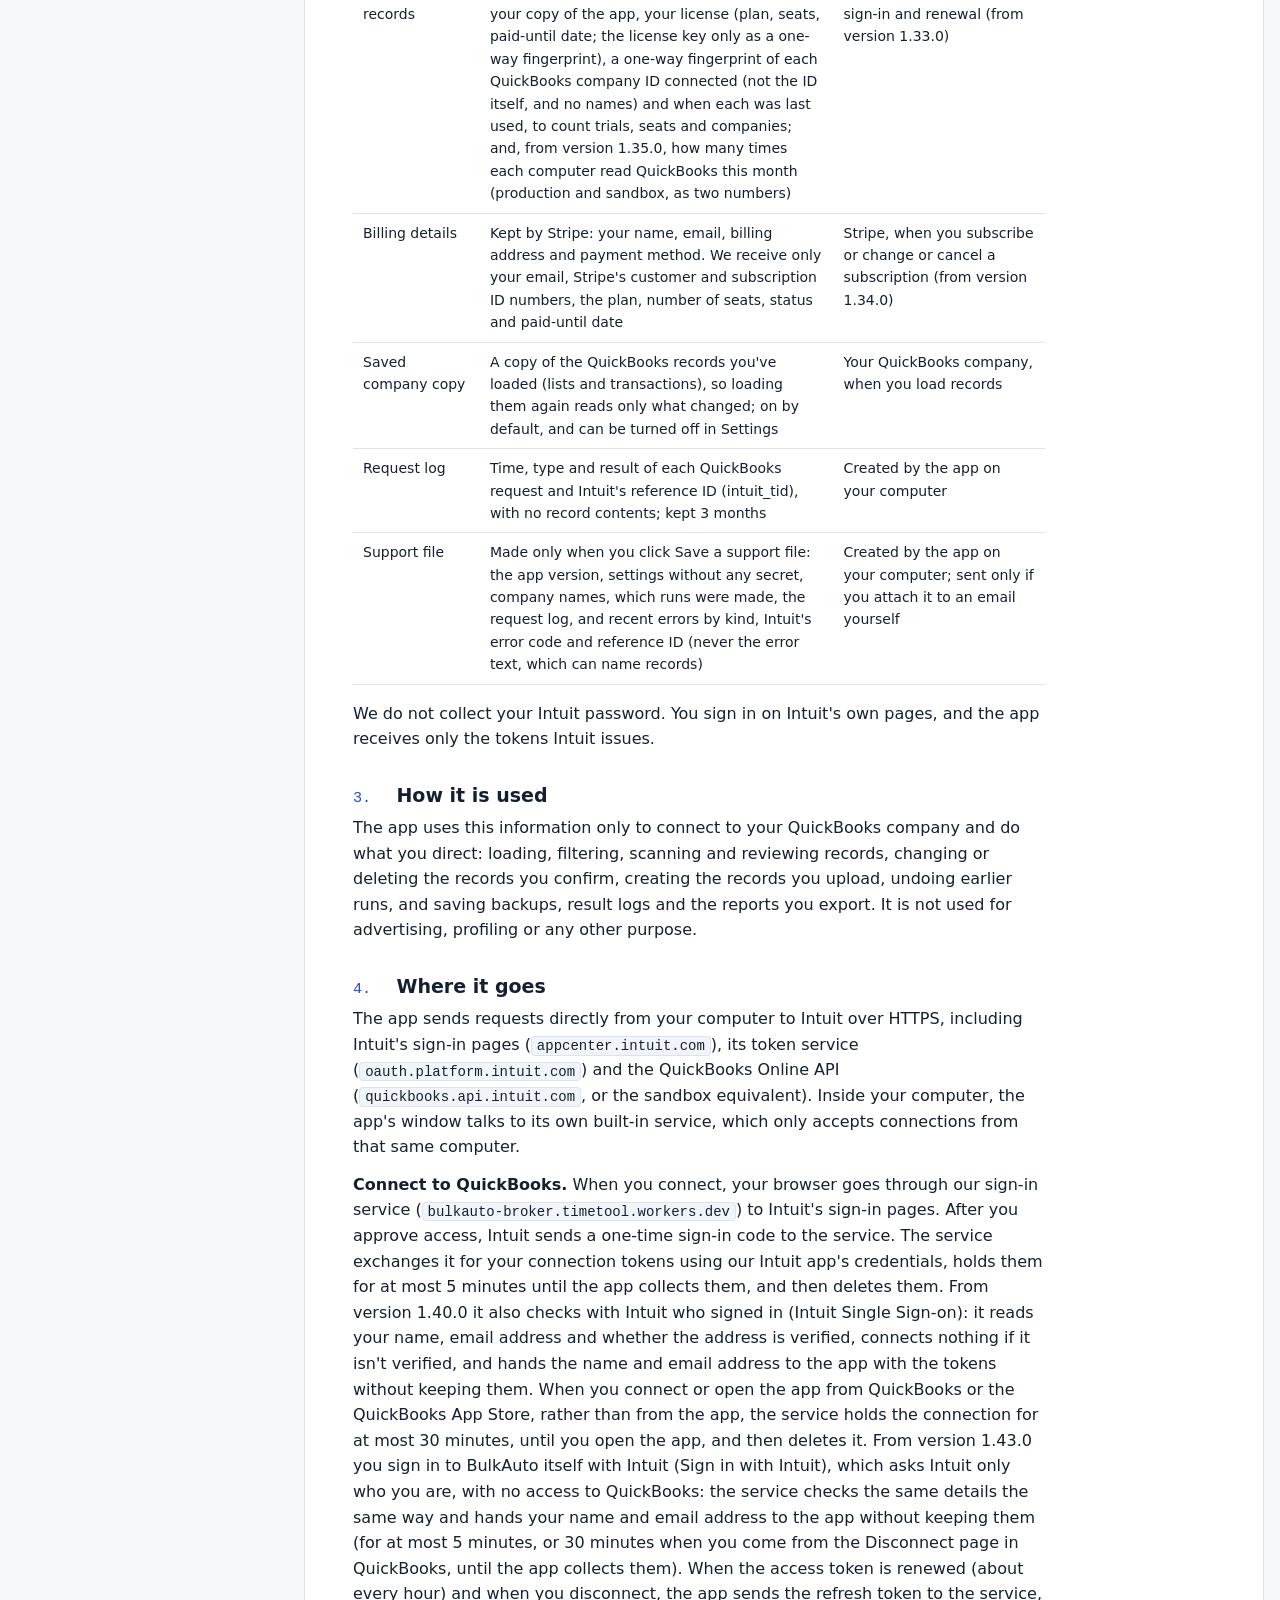
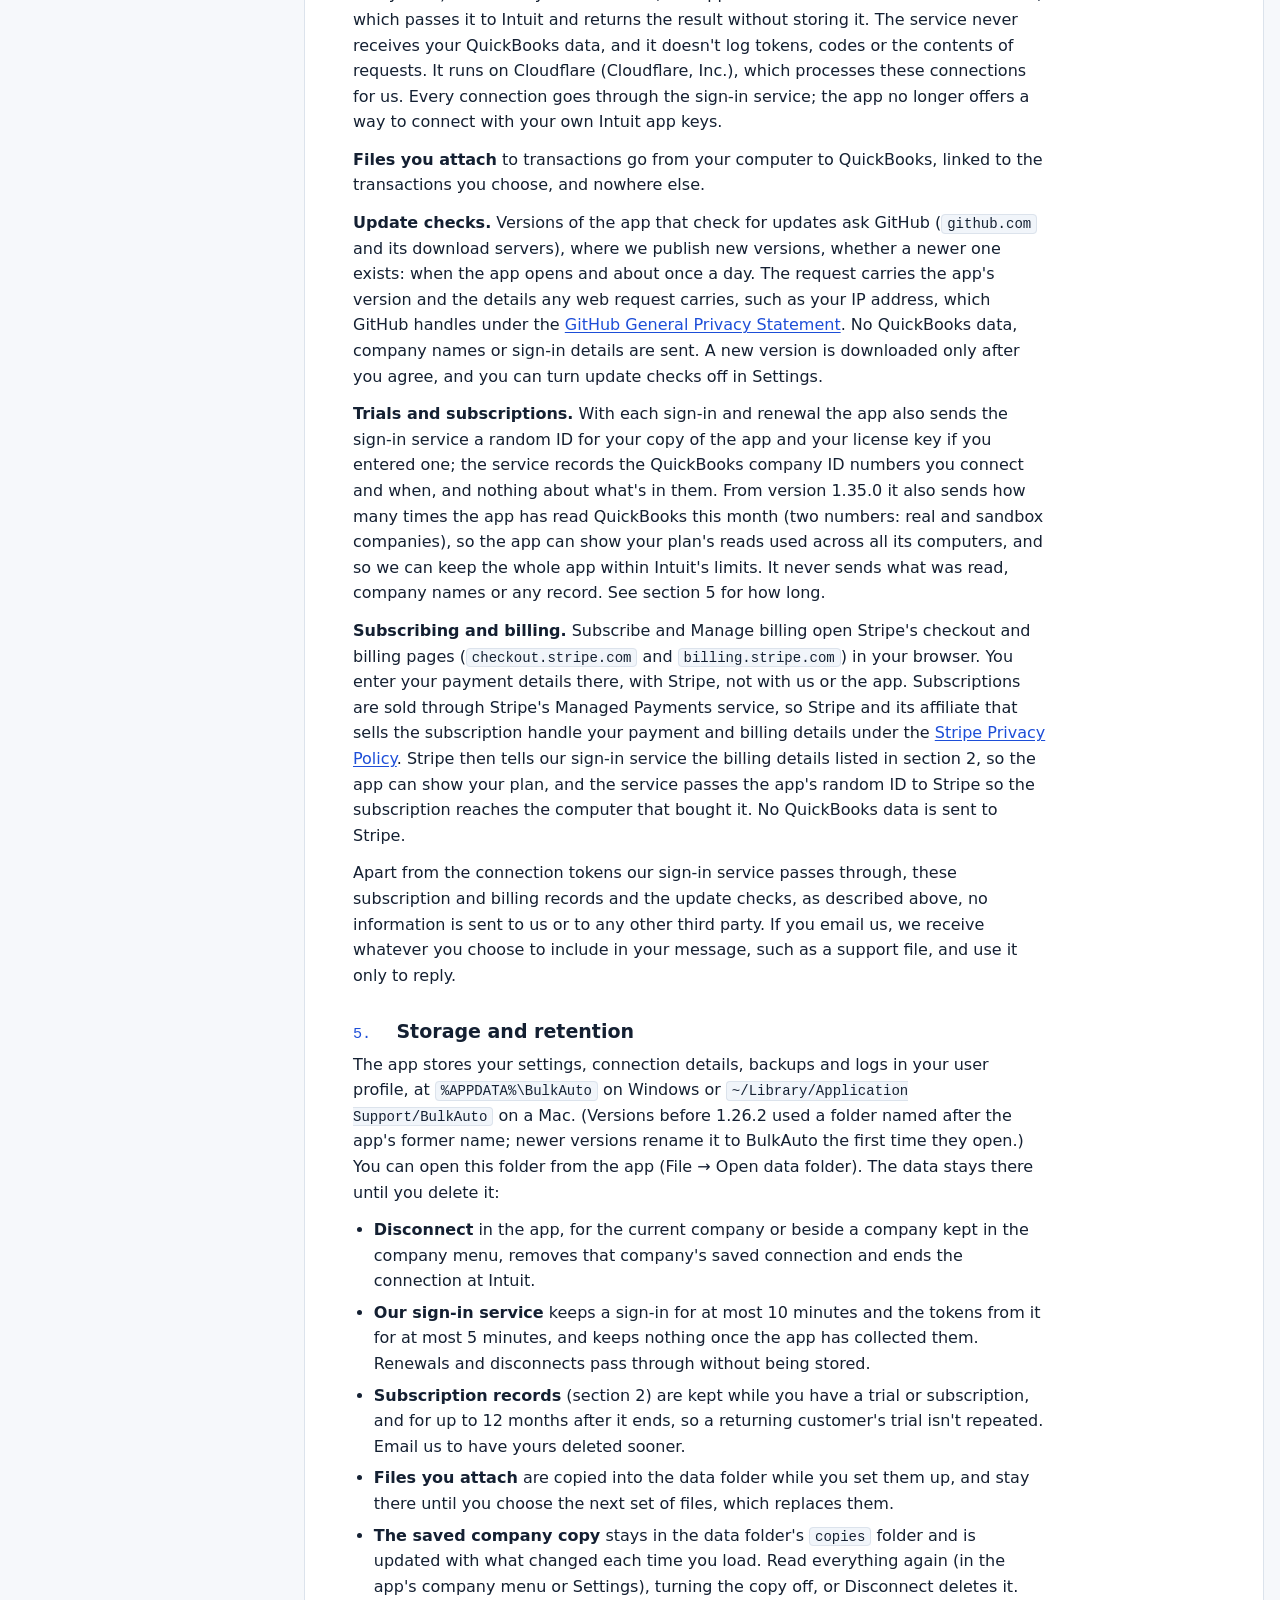
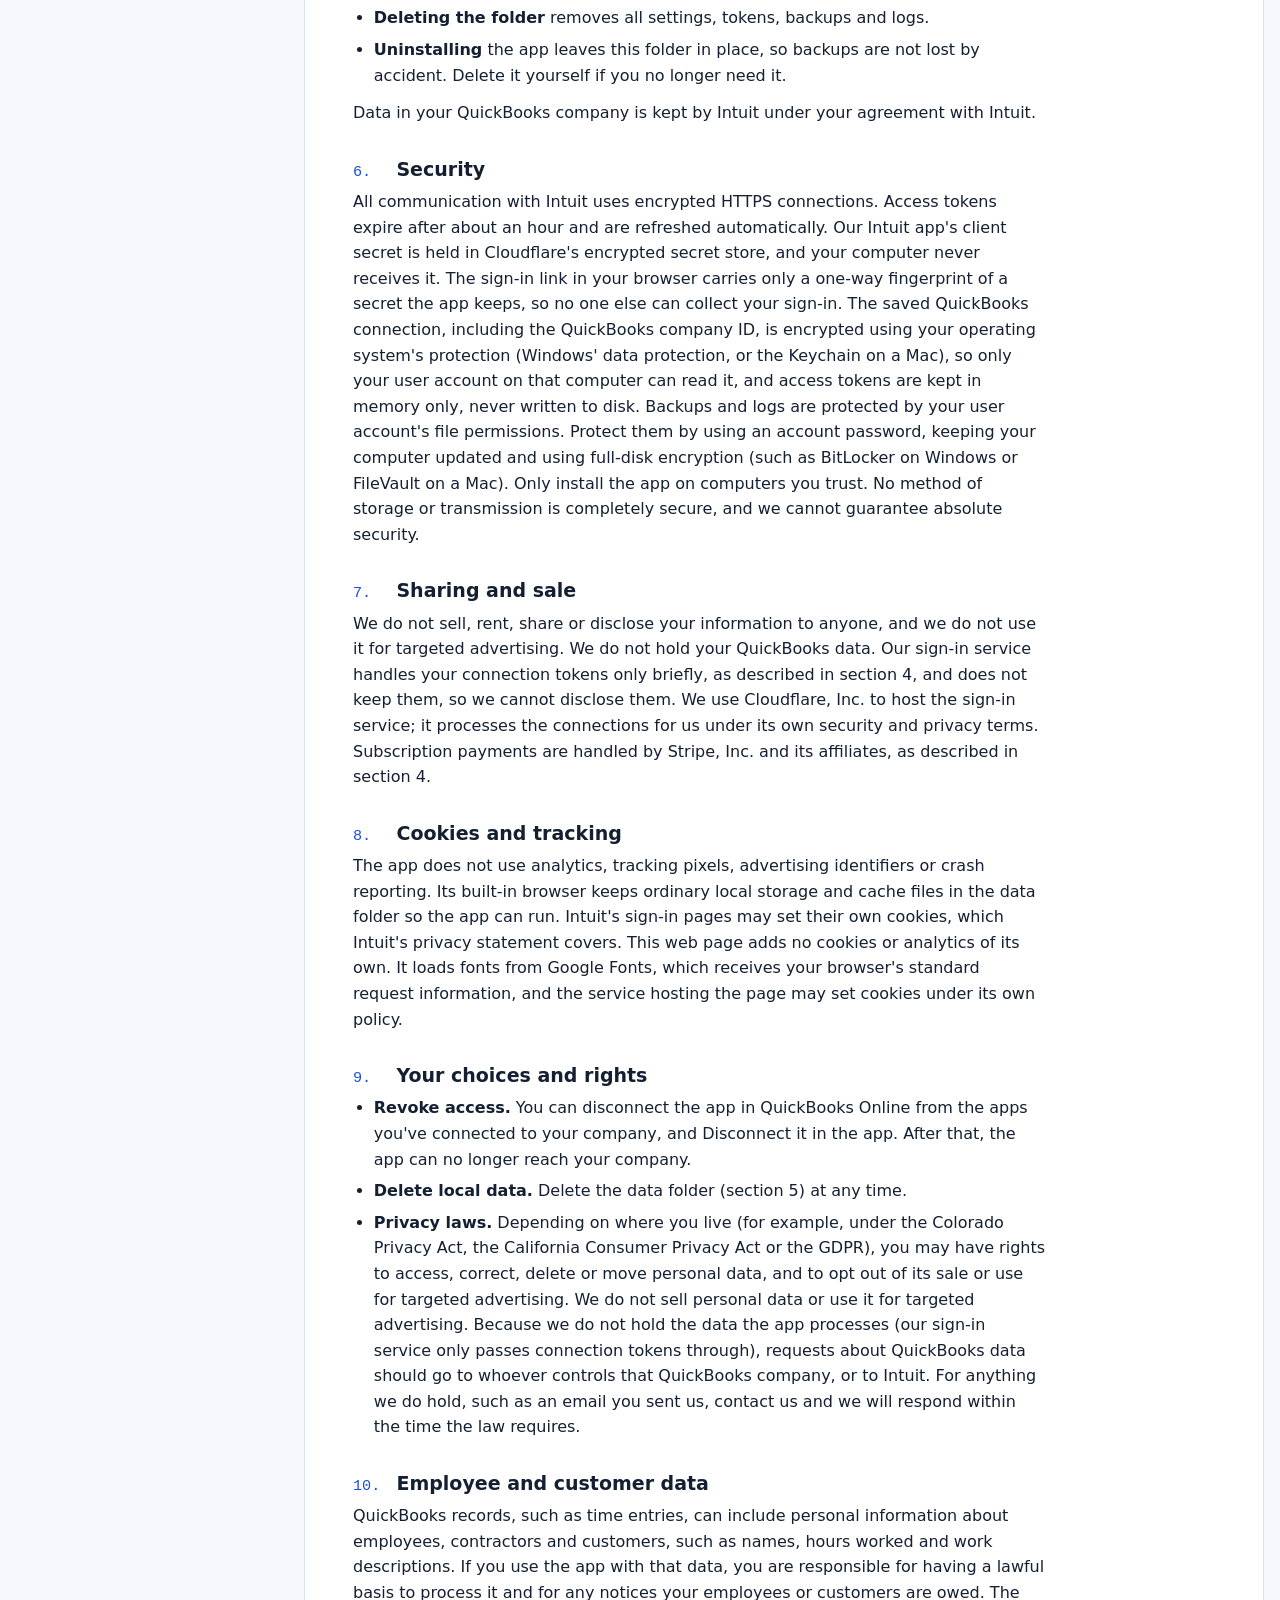
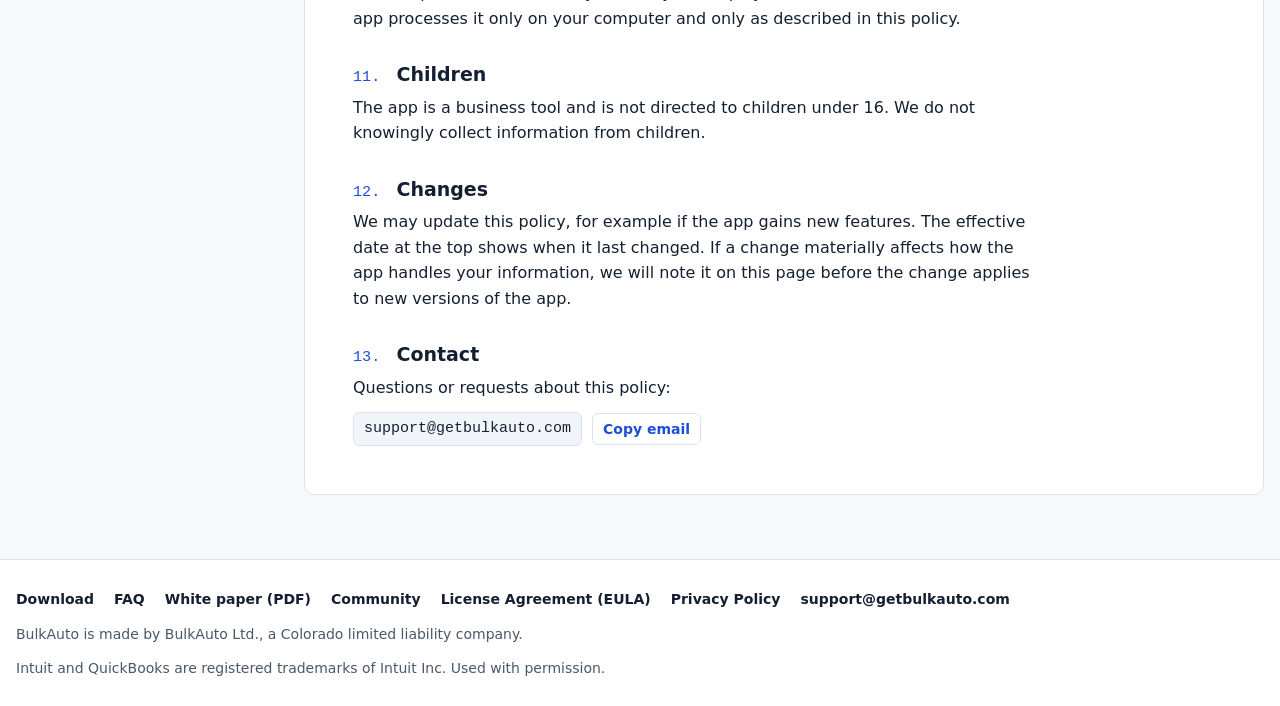
<file: privacy/index.html>
<!doctype html>
<html lang="en">
<head>
<meta charset="utf-8">
<meta name="viewport" content="width=device-width, initial-scale=1, viewport-fit=cover">
<title>BulkAuto Privacy Policy</title>
<meta name="description" content="How BulkAuto handles information: it runs on your computer and sends QuickBooks data only to Intuit.">
<link rel="icon" href="/favicon.ico" sizes="48x48">
<link rel="icon" href="/favicon.svg" type="image/svg+xml">
<link rel="icon" href="/favicon-96.png" type="image/png" sizes="96x96">
<link rel="apple-touch-icon" href="/apple-touch-icon.png">
<meta name="color-scheme" content="light dark">
<link rel="stylesheet" href="../style.css">
</head>
<body>
<a class="skip" href="#main">Skip to content</a>
<header class="masthead">
  <div class="masthead-inner">
    <a class="product" href="../"><svg width="26" height="26" viewBox="0 0 100 100" aria-hidden="true"><rect width="100" height="100" rx="22" fill="#2d5be3"></rect><rect x="18" y="64" width="62" height="16" rx="5" fill="#9fb6f3"></rect><rect x="18" y="43" width="62" height="16" rx="5" fill="#c9d6fa"></rect><rect x="30" y="22" width="56" height="16" rx="5" fill="#ffffff"></rect><rect x="8" y="27" width="16" height="6" rx="3" fill="#ffffff"></rect></svg> BulkAuto</a>
    <nav class="doc-nav" aria-label="Site">
      <a href="../#features">Features</a>
      <a href="../#getting-started">Guide</a>
      <a href="../#pricing">Pricing</a>
      <a href="../faq/">FAQ</a>
      <a href="../#support">Support</a>
      <a class="nav-cta" href="../download/">Download</a>
    </nav>
  </div>
</header>
<div class="page">
  <aside class="rail" aria-label="Contents"><div>
    <h2>Privacy Policy</h2>
    <ol>
      <li><a href="#privacy-1">1. Who this covers</a></li>
      <li><a href="#privacy-2">2. Information the app handles</a></li>
      <li><a href="#privacy-3">3. How it is used</a></li>
      <li><a href="#privacy-4">4. Where it goes</a></li>
      <li><a href="#privacy-5">5. Storage and retention</a></li>
      <li><a href="#privacy-6">6. Security</a></li>
      <li><a href="#privacy-7">7. Sharing and sale</a></li>
      <li><a href="#privacy-8">8. Cookies and tracking</a></li>
      <li><a href="#privacy-9">9. Your choices and rights</a></li>
      <li><a href="#privacy-10">10. Employee and customer data</a></li>
      <li><a href="#privacy-11">11. Children</a></li>
      <li><a href="#privacy-12">12. Changes</a></li>
      <li><a href="#privacy-13">13. Contact</a></li>
    </ol>
  </div></aside>
  <main class="docs" id="main">
    <article class="doc" id="privacy" aria-labelledby="privacy-title">
      <p class="eyebrow">Legal</p>
      <h1 id="privacy-title">Privacy Policy</h1>
      <p class="meta"><span><b>Effective:</b> November 1, 2026</span><span><b>Last updated:</b> November 27, 2026</span><span><b>Applies to:</b> BulkAuto for Windows and macOS</span></p>

      <section class="summary" aria-label="What changed">
        <h2>What changed on November 4, 2026</h2>
        <ul>
          <li>November 27, 2026: you sign in to the app with Intuit (Sign in with Intuit, from version 1.43.0), using the
            same details as below. The app keeps who is signed in on your computer, encrypted, until you sign out;
            signing out doesn't disconnect any company. See <a href="#privacy-2">section 2</a> and
            <a href="#privacy-4">section 4</a>.</li>
          <li>November 14, 2026: connecting also uses Intuit Single Sign-on (from version 1.40.0). Intuit tells our
            sign-in service your name, email address and whether the address is verified; the service checks it and
            passes it to the app without keeping it, and the app keeps it on your computer to show who connected each
            company. See <a href="#privacy-2">section 2</a> and <a href="#privacy-4">section 4</a>.</li>
          <li>The app's button for connecting is now called Connect to QuickBooks, as Intuit asks, and the app is called
            only BulkAuto.</li>
          <li>The saved connection on your computer now keeps the QuickBooks company ID encrypted too (from version
            1.38.0). See <a href="#privacy-6">section 6</a>.</li>
          <li>Our sign-in service now keeps only a one-way fingerprint of each QuickBooks company ID it counts for trials
            and subscriptions, never the ID itself. See <a href="#privacy-2">section 2</a>.</li>
          <li>Disconnect beside a company kept in the app's company menu also ends its connection at Intuit (from version
            1.38.0). See <a href="#privacy-5">section 5</a>.</li>
        </ul>
      </section>
      <section class="summary" aria-label="Earlier changes">
        <h2>What changed on November 1, 2026</h2>
        <ul>
          <li>The policy is now provided by BulkAuto Ltd., a Colorado limited liability company, instead of Logan Noble.</li>
          <li>Subscribing and billing: you give payment details to Stripe on its own pages, never to us or the app; what
            Stripe tells us about your subscription. See <a href="#privacy-2">section 2</a> and <a href="#privacy-4">section 4</a>.</li>
          <li>Read counts: the app tells the sign-in service how many times it read QuickBooks this month (a number, never
            what it read), so a subscription's reads can be added up across its computers. See <a href="#privacy-2">section 2</a>
            and <a href="#privacy-4">section 4</a>.</li>
        </ul>
      </section>
      <section class="summary" aria-label="Earlier changes">
        <h2>What changed on October 28, 2026</h2>
        <ul>
          <li>Files you attach to transactions: they're kept in the data folder only until you choose the next set, and
            are sent only to QuickBooks. See <a href="#privacy-5">section 5</a>.</li>
          <li>Update checks: the app asks GitHub, where new versions are published, whether there's a newer version. No
            QuickBooks data is sent, and you can turn it off. See <a href="#privacy-4">section 4</a>.</li>
          <li>The support file, which you create and send only if you choose: what it holds. See <a href="#privacy-2">section 2</a>.</li>
          <li>The data folder's name changed to BulkAuto.</li>
          <li>The app no longer takes your own Intuit app keys: every connection goes through our sign-in service. Keys an
            earlier version saved are removed from its settings the first time the new version opens.</li>
          <li>Trials and subscriptions: what the sign-in service keeps to count them (a random ID for your copy of the
            app, your license and the company ID numbers you connect). See <a href="#privacy-2">section 2</a>.</li>
          <li>A saved copy of the QuickBooks records you load, kept only on your computer so loading them again reads
            less from QuickBooks. See <a href="#privacy-2">section 2</a> and <a href="#privacy-5">section 5</a>.</li>
        </ul>
      </section>
      <p class="hint">Earlier change (October 27, 2026): connecting through our sign-in service, Disconnect ending
        the connection at Intuit, and the Mac version.</p>

      <section class="summary" aria-label="Summary">
        <h2>In short</h2>
        <ul>
          <li>BulkAuto runs on your computer. We don't operate servers that receive your QuickBooks data. When you
            connect to QuickBooks, a small sign-in service we operate briefly handles your connection tokens (see section 4);
            it never receives your QuickBooks data. Update checks send only the app's version.</li>
          <li>Your QuickBooks data goes only between your computer and Intuit, over encrypted connections.</li>
          <li>The app has no analytics, advertising or tracking, and we never sell or share your information.</li>
          <li>Everything the app stores stays in your user folder on your computer, and you can delete it at any time.</li>
        </ul>
      </section>

      <h2 id="privacy-1"><span class="n">1.</span>Who this covers</h2>
      <p>This policy explains how BulkAuto (the "app") handles information, and is provided by BulkAuto Ltd.,
        a Colorado limited liability company and the developer of the app ("we," "us," or "our"). It applies to the desktop app and to this web page. It does not
        cover Intuit's services. Intuit's handling of your data is described in the
        <a href="https://www.intuit.com/privacy/statement/" target="_blank" rel="noopener">Intuit Global Privacy Statement</a>.</p>

      <h2 id="privacy-2"><span class="n">2.</span>Information the app handles</h2>
      <p>The app handles only what it needs to do the work you ask for:</p>
      <div class="table-wrap">
        <table>
          <thead><tr><th scope="col">Information</th><th scope="col">Examples</th><th scope="col">Source</th></tr></thead>
          <tbody>
            <tr><td>Connection details</td><td>OAuth access and refresh tokens, QuickBooks company ID (realm ID)</td><td>Intuit, after you sign in and approve access (passed to the app through our sign-in service)</td></tr>
            <tr><td>Intuit profile</td><td>Your name and email address as your Intuit account has them, whether Intuit has verified the email address, and Intuit's ID for your account (kept only as a one-way fingerprint)</td><td>Intuit, when you connect a company (from version 1.40.0) or sign in to the app (from version 1.43.0); kept on your computer, encrypted, to show who connected each company and who is signed in to the app</td></tr>
            <tr><td>QuickBooks records</td><td>Time entries; invoices, bills, journal entries, expenses, purchase orders, estimates, deposits and payments; customers, vendors, employees, products and services, and accounts</td><td>Your QuickBooks company, when you load, scan, change or upload records</td></tr>
            <tr><td>Files you choose</td><td>Spreadsheets (CSV) or backup files you upload, and lists you paste in (for example, copied from Excel)</td><td>Your computer</td></tr>
            <tr><td>Files you attach</td><td>Receipts, signed estimates, PDFs and other files you attach to transactions</td><td>Your computer</td></tr>
            <tr><td>Backups and logs</td><td>Copies of records before they are changed or deleted; results of each run, used for undo and the change log</td><td>Created by the app on your computer</td></tr>
            <tr><td>Saved work</td><td>Upload column mappings and names you matched by hand; the last health scan; change logs you export</td><td>Created by the app on your computer</td></tr>
            <tr><td>Subscription records</td><td>Kept by our sign-in service: a random ID for your copy of the app, your license (plan, seats, paid-until date; the license key only as a one-way fingerprint), a one-way fingerprint of each QuickBooks company ID connected (not the ID itself, and no names) and when each was last used, to count trials, seats and companies; and, from version 1.35.0, how many times each computer read QuickBooks this month (production and sandbox, as two numbers)</td><td>Sent by the app with each sign-in and renewal (from version 1.33.0)</td></tr>
            <tr><td>Billing details</td><td>Kept by Stripe: your name, email, billing address and payment method. We receive only your email, Stripe's customer and subscription ID numbers, the plan, number of seats, status and paid-until date</td><td>Stripe, when you subscribe or change or cancel a subscription (from version 1.34.0)</td></tr>
            <tr><td>Saved company copy</td><td>A copy of the QuickBooks records you've loaded (lists and transactions), so loading them again reads only what changed; on by default, and can be turned off in Settings</td><td>Your QuickBooks company, when you load records</td></tr>
            <tr><td>Request log</td><td>Time, type and result of each QuickBooks request and Intuit's reference ID (intuit_tid), with no record contents; kept 3 months</td><td>Created by the app on your computer</td></tr>
            <tr><td>Support file</td><td>Made only when you click Save a support file: the app version, settings without any secret, company names, which runs were made, the request log, and recent errors by kind, Intuit's error code and reference ID (never the error text, which can name records)</td><td>Created by the app on your computer; sent only if you attach it to an email yourself</td></tr>
          </tbody>
        </table>
      </div>
      <p>We do not collect your Intuit password. You sign in on Intuit's own pages, and the app receives only the tokens
        Intuit issues.</p>

      <h2 id="privacy-3"><span class="n">3.</span>How it is used</h2>
      <p>The app uses this information only to connect to your QuickBooks company and do what you direct: loading,
        filtering, scanning and reviewing records, changing or deleting the records you confirm, creating the records you
        upload, undoing earlier runs, and saving backups, result logs and the reports you export. It is not used for
        advertising, profiling or any other purpose.</p>

      <h2 id="privacy-4"><span class="n">4.</span>Where it goes</h2>
      <p>The app sends requests directly from your computer to Intuit over HTTPS, including Intuit's sign-in pages
        (<code>appcenter.intuit.com</code>), its token service (<code>oauth.platform.intuit.com</code>) and the QuickBooks
        Online API (<code>quickbooks.api.intuit.com</code>, or the sandbox equivalent). Inside your computer, the app's
        window talks to its own built-in service, which only accepts connections from that same computer.</p>
      <p><b>Connect to QuickBooks.</b> When you connect, your browser goes through our sign-in service
        (<code>bulkauto-broker.timetool.workers.dev</code>) to Intuit's sign-in pages. After you approve access,
        Intuit sends a one-time sign-in code to the service. The service exchanges it for your connection tokens using our
        Intuit app's credentials, holds them for at most 5 minutes until the app collects them, and then deletes them.
        From version 1.40.0 it also checks with Intuit who signed in (Intuit Single Sign-on): it reads your name, email
        address and whether the address is verified, connects nothing if it isn't verified, and hands the name and email
        address to the app with the tokens without keeping them. When you connect or open the app from QuickBooks or the
        QuickBooks App Store, rather than from the app, the service holds the connection for at most 30 minutes, until you
        open the app, and then deletes it.
        From version 1.43.0 you sign in to BulkAuto itself with Intuit (Sign in with Intuit), which asks Intuit only who
        you are, with no access to QuickBooks: the service checks the same details the same way and hands your name and
        email address to the app without keeping them (for at most 5 minutes, or 30 minutes when you come from the
        Disconnect page in QuickBooks, until the app collects them).
        When the access token is renewed (about every hour) and when you disconnect, the app sends the refresh token to the
        service, which passes it to Intuit and returns the result without storing it. The service never receives your
        QuickBooks data, and it doesn't log tokens, codes or the contents of requests. It runs on Cloudflare (Cloudflare,
        Inc.), which processes these connections for us. Every connection goes through the sign-in service; the app no longer
        offers a way to connect with your own Intuit app keys.</p>
      <p><b>Files you attach</b> to transactions go from your computer to QuickBooks, linked to the transactions you
        choose, and nowhere else.</p>
      <p><b>Update checks.</b> Versions of the app that check for updates ask GitHub (<code>github.com</code> and its
        download servers), where we publish new versions, whether a newer one exists: when the app opens and about once a
        day. The request carries the app's version and the details any web request carries, such as your IP address,
        which GitHub handles under the <a href="https://docs.github.com/site-policy/privacy-policies/github-general-privacy-statement" target="_blank" rel="noopener">GitHub
        General Privacy Statement</a>. No QuickBooks data, company names or sign-in details are sent. A new version is
        downloaded only after you agree, and you can turn update checks off in Settings.</p>
      <p><b>Trials and subscriptions.</b> With each sign-in and renewal the app also sends the sign-in service a random ID
        for your copy of the app and your license key if you entered one; the service records the QuickBooks company ID
        numbers you connect and when, and nothing about what's in them. From version 1.35.0 it also sends how many times
        the app has read QuickBooks this month (two numbers: real and sandbox companies), so the app can show your
        plan's reads used across all its computers, and so we can keep the whole app within Intuit's limits. It never
        sends what was read, company names or any record. See section 5 for how long.</p>
      <p><b>Subscribing and billing.</b> Subscribe and Manage billing open Stripe's checkout and billing pages
        (<code>checkout.stripe.com</code> and <code>billing.stripe.com</code>) in your browser. You enter your payment
        details there, with Stripe, not with us or the app. Subscriptions are sold through Stripe's Managed Payments service,
        so Stripe and its affiliate that sells the subscription handle your payment and billing details under the
        <a href="https://stripe.com/privacy" target="_blank" rel="noopener">Stripe Privacy Policy</a>. Stripe then tells
        our sign-in service the billing details listed in section 2, so the app can show your plan, and the service passes
        the app's random ID to Stripe so the subscription reaches the computer that bought it. No QuickBooks data is sent to
        Stripe.</p>
      <p>Apart from the connection tokens our sign-in service passes through, these subscription and billing records and
        the update checks, as described above, no information is sent to us or to any other third party. If you email us, we receive whatever you choose to
        include in your message, such as a support file, and use it only to reply.</p>

      <h2 id="privacy-5"><span class="n">5.</span>Storage and retention</h2>
      <p>The app stores your settings, connection details, backups and logs in your user profile, at
        <code>%APPDATA%\BulkAuto</code> on Windows or <code>~/Library/Application Support/BulkAuto</code> on a Mac.
        (Versions before 1.26.2 used a folder named after the app's former name; newer versions rename it to BulkAuto the
        first time they open.) You can open this folder from the app (File → Open data folder). The data
        stays there until you delete it:</p>
      <ul>
        <li><b>Disconnect</b> in the app, for the current company or beside a company kept in the company menu, removes
          that company's saved connection and ends the connection at Intuit.</li>
        <li><b>Our sign-in service</b> keeps a sign-in for at most 10 minutes and the tokens from it for at most 5
          minutes, and keeps nothing once the app has collected them. Renewals and disconnects pass through without being
          stored.</li>
        <li><b>Subscription records</b> (section 2) are kept while you have a trial or subscription, and for up to 12
          months after it ends, so a returning customer's trial isn't repeated. Email us to have yours deleted sooner.</li>
        <li><b>Files you attach</b> are copied into the data folder while you set them up, and stay there until you
          choose the next set of files, which replaces them.</li>
        <li><b>The saved company copy</b> stays in the data folder's <code>copies</code> folder and is updated with what
          changed each time you load. Read everything again (in the app's company menu or Settings), turning the copy
          off, or Disconnect deletes it.</li>
        <li><b>Deleting the folder</b> removes all settings, tokens, backups and logs.</li>
        <li><b>Uninstalling</b> the app leaves this folder in place, so backups are not lost by accident. Delete it
          yourself if you no longer need it.</li>
      </ul>
      <p>Data in your QuickBooks company is kept by Intuit under your agreement with Intuit.</p>

      <h2 id="privacy-6"><span class="n">6.</span>Security</h2>
      <p>All communication with Intuit uses encrypted HTTPS connections. Access tokens expire after about an hour and are
        refreshed automatically. Our Intuit app's client secret is held in Cloudflare's encrypted
        secret store, and your computer never receives it. The sign-in link in your browser carries only a one-way
        fingerprint of a secret the app keeps, so no one else can collect your sign-in. The saved QuickBooks connection, including the QuickBooks company ID, is encrypted using your operating system's protection (Windows' data
        protection, or the Keychain on a Mac), so only your user account on that computer can read it, and access tokens
        are kept in memory only, never written to disk. Backups and logs are protected by your user account's file
        permissions. Protect them by using an account password, keeping your computer updated and using full-disk
        encryption (such as BitLocker on Windows or FileVault on a Mac). Only install the app on computers you trust. No method
        of storage or transmission is completely secure, and we cannot guarantee absolute security.</p>

      <h2 id="privacy-7"><span class="n">7.</span>Sharing and sale</h2>
      <p>We do not sell, rent, share or disclose your information to anyone, and we do not use it for targeted
        advertising. We do not hold your QuickBooks data. Our sign-in service handles your connection tokens only briefly,
        as described in section 4, and does not keep them, so we cannot disclose them. We use Cloudflare, Inc. to host the
        sign-in service; it processes the connections for us under its own security and privacy terms. Subscription
        payments are handled by Stripe, Inc. and its affiliates, as described in section 4.</p>

      <h2 id="privacy-8"><span class="n">8.</span>Cookies and tracking</h2>
      <p>The app does not use analytics, tracking pixels, advertising identifiers or crash reporting. Its built-in browser
        keeps ordinary local storage and cache files in the data folder so the app can run. Intuit's sign-in pages may set
        their own cookies, which Intuit's privacy statement covers. This web page adds no cookies or analytics of its own.
        It loads fonts from Google Fonts, which receives your browser's standard request information, and the service
        hosting the page may set cookies under its own policy.</p>

      <h2 id="privacy-9"><span class="n">9.</span>Your choices and rights</h2>
      <ul>
        <li><b>Revoke access.</b> You can disconnect the app in QuickBooks Online from the apps you've connected to your
          company, and Disconnect it in the app. After that, the app can no longer reach your company.</li>
        <li><b>Delete local data.</b> Delete the data folder (section 5) at any time.</li>
        <li><b>Privacy laws.</b> Depending on where you live (for example, under the Colorado Privacy Act, the California
          Consumer Privacy Act or the GDPR), you may have rights to access, correct, delete or move personal data, and to
          opt out of its sale or use for targeted advertising. We do not sell personal data or use it for targeted
          advertising. Because we do not hold the data the app processes (our sign-in service only passes connection tokens through), requests about QuickBooks data
          should go to whoever controls that QuickBooks company, or to Intuit. For anything we do hold, such as an email
          you sent us, contact us and we will respond within the time the law requires.</li>
      </ul>

      <h2 id="privacy-10"><span class="n">10.</span>Employee and customer data</h2>
      <p>QuickBooks records, such as time entries, can include personal information about employees, contractors and customers, such as names, hours
        worked and work descriptions. If you use the app with that data, you are responsible for having a lawful basis to
        process it and for any notices your employees or customers are owed. The app processes it only on your computer
        and only as described in this policy.</p>

      <h2 id="privacy-11"><span class="n">11.</span>Children</h2>
      <p>The app is a business tool and is not directed to children under 16. We do not knowingly collect information from
        children.</p>

      <h2 id="privacy-12"><span class="n">12.</span>Changes</h2>
      <p>We may update this policy, for example if the app gains new features. The effective date at the top shows when it
        last changed. If a change materially affects how the app handles your information, we will note it on this page
        before the change applies to new versions of the app.</p>

      <h2 id="privacy-13"><span class="n">13.</span>Contact</h2>
      <p>Questions or requests about this policy:</p>
      <div class="contact">
        <span class="email" id="emailPrivacy">support@getbulkauto.com</span>
        <button class="copy" type="button" data-copy="emailPrivacy">Copy email</button>
      </div>
    </article>
  </main>
</div>
<footer class="site-footer">
  <div class="wrap">
    <ul class="footer-links">
      <li><a href="../download/">Download</a></li>
      <li><a href="../faq/">FAQ</a></li>
      <li><a href="../media/BulkAuto-White-Paper.pdf" download>White paper (PDF)</a></li>
      <li><a href="https://github.com/logcnoble-netizen/bulkauto-community/discussions" target="_blank" rel="noopener">Community</a></li>
      <li><a href="../eula/">License Agreement (EULA)</a></li>
      <li><a href="../privacy/" aria-current="page">Privacy Policy</a></li>
      <li><a href="mailto:support@getbulkauto.com">support@getbulkauto.com</a></li>
    </ul>
    <p>BulkAuto is made by BulkAuto Ltd., a Colorado limited liability company.</p>
    <p>Intuit and QuickBooks are registered trademarks of Intuit Inc. Used with permission.</p>
  </div>
</footer>
<script>// Copy buttons: clipboard write inside the click, with a select-the-text fallback.
  document.querySelectorAll('[data-copy]').forEach(function (btn) {
    btn.addEventListener('click', function () {
      var el = document.getElementById(btn.getAttribute('data-copy'));
      var text = el.textContent.trim();
      var done = function () { btn.textContent = 'Copied'; setTimeout(function () { btn.textContent = 'Copy email'; }, 1600); };
      var fallback = function () {
        var r = document.createRange(); r.selectNodeContents(el);
        var s = window.getSelection(); s.removeAllRanges(); s.addRange(r);
        btn.textContent = 'Selected, press Ctrl+C';
      };
      try {
        navigator.clipboard.writeText(text).then(done, fallback);
      } catch (e) { fallback(); }
    });
  });</script>
</body>
</html>
</file>
<file: style.css>
/* BulkAuto site. Plain CSS, system fonts only: nothing is loaded from another site. */
:root {
  --paper: #f6f8fb;
  --sheet: #ffffff;
  --ink: #142032;
  --ink-soft: #4a5869;
  --rule: #dce3ec;
  --accent: #1d4ed8;
  --accent-ink: #ffffff;
  --accent-soft: #e7eefd;
  --note: #f1f5fa;
  --good: #15803d;
  --good-soft: #e5f5ea;
  --font-body: system-ui, -apple-system, "Segoe UI", Roboto, "Helvetica Neue", Arial, sans-serif;
  --font-display: var(--font-body);
  --font-mono: ui-monospace, "Cascadia Mono", Consolas, "SF Mono", Menlo, monospace;
  --step--1: 0.875rem;
  --step-0: 1rem;
  --step-1: 1.1875rem;
  --step-2: 1.5rem;
  --step-3: clamp(1.75rem, 1.2rem + 2.2vw, 2.25rem);
  --step-4: clamp(2rem, 1.3rem + 3.2vw, 3rem);
  --wrap: 1280px;
  --gutter: max(16px, env(safe-area-inset-left, 0px));
  --gutter-r: max(16px, env(safe-area-inset-right, 0px));
  color-scheme: light;
}
@media (prefers-color-scheme: dark) {
  :root:not([data-theme="light"]) {
    --paper: #0e131a;
    --sheet: #151c26;
    --ink: #e6ebf2;
    --ink-soft: #a6b2c2;
    --rule: #2a3545;
    --accent: #84a8ff;
    --accent-ink: #0e131a;
    --accent-soft: #1c2a47;
    --note: #1a2230;
    --good: #6fd08f;
    --good-soft: #17301f;
    color-scheme: dark;
  }
}
:root[data-theme="dark"] {
  --paper: #0e131a;
  --sheet: #151c26;
  --ink: #e6ebf2;
  --ink-soft: #a6b2c2;
  --rule: #2a3545;
  --accent: #84a8ff;
  --accent-ink: #0e131a;
  --accent-soft: #1c2a47;
  --note: #1a2230;
  --good: #6fd08f;
  --good-soft: #17301f;
  color-scheme: dark;
}

* { box-sizing: border-box; }
html { scroll-behavior: smooth; scroll-padding-top: 84px; -webkit-text-size-adjust: 100%; }
@media (prefers-reduced-motion: reduce) { html { scroll-behavior: auto; } }
body {
  margin: 0;
  background: var(--paper);
  color: var(--ink);
  font-family: var(--font-body);
  font-size: var(--step-0);
  line-height: 1.6;
  overflow-wrap: break-word;
}
img, svg { max-width: 100%; }
a { color: var(--accent); text-underline-offset: 2px; }
a:focus-visible, button:focus-visible { outline: 2px solid var(--accent); outline-offset: 2px; border-radius: 4px; }
h1, h2, h3 { font-family: var(--font-display); line-height: 1.2; text-wrap: balance; }
code { font-family: var(--font-mono); font-size: 0.875em; background: var(--note); border: 1px solid var(--rule); border-radius: 4px; padding: 0.05em 0.35em; overflow-wrap: anywhere; }
kbd { font-family: var(--font-mono); font-size: 0.85em; border: 1px solid var(--rule); border-bottom-width: 2px; border-radius: 4px; padding: 0 0.35em; background: var(--sheet); }
.skip { position: absolute; left: -9999px; top: 8px; z-index: 10; background: var(--sheet); padding: 8px 12px; border-radius: 6px; }
.skip:focus { left: 8px; }

/* ----- Header ----- */
.masthead {
  position: sticky;
  top: 0;
  z-index: 5;
  background: var(--sheet);
  border-bottom: 1px solid var(--rule);
}
.masthead-inner {
  max-width: var(--wrap);
  margin: 0 auto;
  padding: 12px var(--gutter-r) 12px var(--gutter);
  display: flex;
  align-items: center;
  gap: 8px 16px;
  flex-wrap: wrap;
}
.product { display: inline-flex; align-items: center; gap: 10px; font-weight: 700; font-size: 1.0625rem; color: inherit; text-decoration: none; }
.product svg { flex: none; }
.doc-nav { display: flex; flex-wrap: wrap; align-items: center; gap: 4px; margin-left: auto; }
.doc-nav a {
  text-decoration: none;
  color: var(--ink-soft);
  font-weight: 600;
  font-size: var(--step--1);
  padding: 6px 12px;
  border-radius: 999px;
}
.doc-nav a:hover { color: var(--ink); background: var(--note); }
.doc-nav a.current { color: var(--accent); background: var(--accent-soft); }
.doc-nav a.nav-cta { background: var(--accent); color: var(--accent-ink); margin-left: 4px; }
.doc-nav a.nav-cta:hover { filter: brightness(1.08); }
.doc-nav a.nav-cta.current { box-shadow: inset 0 0 0 2px var(--accent-soft); }

/* ----- Buttons ----- */
.button {
  display: inline-flex;
  align-items: center;
  gap: 10px;
  background: var(--accent);
  color: var(--accent-ink);
  font-weight: 650;
  text-decoration: none;
  padding: 12px 22px;
  border-radius: 8px;
  border: 1px solid transparent;
  line-height: 1.3;
}
.button:hover { filter: brightness(1.08); }
.button svg { flex: none; }
.button.secondary { background: transparent; color: var(--accent); border-color: var(--rule); }
.button.secondary:hover { background: var(--accent-soft); filter: none; }
.actions { display: flex; flex-wrap: wrap; align-items: center; gap: 12px; margin: 24px 0 12px; }
.hint-inline { color: var(--ink-soft); font-size: var(--step--1); }

/* ----- Home: sections ----- */
.wrap { max-width: var(--wrap); margin: 0 auto; padding-left: var(--gutter); padding-right: var(--gutter-r); }
.section { padding: 56px 0; border-top: 1px solid var(--rule); }
.section.alt { background: var(--sheet); }
.section h2 { font-size: var(--step-3); margin: 0 0 10px; }
.section .lead { color: var(--ink-soft); font-size: var(--step-1); max-width: 62ch; margin: 0 0 28px; }
.eyebrow { font-size: 0.75rem; font-weight: 700; letter-spacing: 0.08em; text-transform: uppercase; color: var(--accent); margin: 0 0 8px; }

.hero { padding: 56px 0 48px; }
.hero-grid { display: grid; grid-template-columns: minmax(0, 1.1fr) minmax(0, 0.9fr); gap: 48px; align-items: center; }
/* The hero is wider than the page and gives most of it to the demo carousel, so the clips are easy to follow. */
.hero .wrap.hero-grid { grid-template-columns: minmax(0, 0.8fr) minmax(0, 1.2fr); gap: 40px; }
.hero-grid h1 { font-size: clamp(2rem, 1.1rem + 1.5vw, 2.75rem); }
.hero h1 { font-size: var(--step-4); margin: 0 0 16px; letter-spacing: -0.01em; }
.hero .lead { font-size: var(--step-1); color: var(--ink-soft); max-width: 56ch; margin: 0; }
.hero .facts { list-style: none; padding: 0; margin: 20px 0 0; display: flex; flex-wrap: wrap; gap: 8px 20px; color: var(--ink-soft); font-size: var(--step--1); }
.hero .facts li { display: flex; align-items: center; gap: 6px; }
.hero .facts li::before { content: ""; width: 6px; height: 6px; border-radius: 50%; background: var(--good); flex: none; }

/* The illustration: an abstract app window with a preview list. Decorative only. */
.mock { background: var(--sheet); border: 1px solid var(--rule); border-radius: 12px; box-shadow: 0 18px 40px -24px rgba(20, 32, 50, 0.35); overflow: hidden; }
.mock-bar { display: flex; gap: 6px; padding: 10px 14px; border-bottom: 1px solid var(--rule); background: var(--note); }
.mock-bar span { width: 10px; height: 10px; border-radius: 50%; background: var(--rule); }
.mock-body { padding: 18px; display: grid; gap: 10px; }
.mock-title { height: 12px; width: 46%; border-radius: 6px; background: var(--ink-soft); opacity: 0.55; }
.mock-sub { height: 8px; width: 70%; border-radius: 6px; background: var(--rule); margin-bottom: 6px; }
.mock-row { display: grid; grid-template-columns: 16px 1fr 56px; gap: 12px; align-items: center; padding: 8px 10px; border: 1px solid var(--rule); border-radius: 8px; }
.mock-row i { width: 16px; height: 16px; border-radius: 4px; border: 2px solid var(--accent); background: var(--accent); position: relative; }
.mock-row i::after { content: ""; position: absolute; left: 3px; top: 0; width: 5px; height: 9px; border: solid var(--accent-ink); border-width: 0 2px 2px 0; transform: rotate(45deg); }
.mock-row.off i { background: transparent; }
.mock-row.off i::after { display: none; }
.mock-row b { height: 8px; border-radius: 6px; background: var(--rule); }
.mock-row em { height: 8px; border-radius: 6px; background: var(--rule); }
.mock-foot { display: flex; justify-content: flex-end; gap: 8px; margin-top: 6px; }
.mock-foot span { height: 28px; width: 84px; border-radius: 6px; border: 1px solid var(--rule); }
.mock-foot span.go { background: var(--accent); border-color: var(--accent); }
.flow { list-style: none; margin: 16px 0 0; padding: 0; display: flex; flex-wrap: wrap; gap: 8px; justify-content: center; }
.flow li { font-size: var(--step--1); font-weight: 600; color: var(--ink); background: var(--sheet); border: 1px solid var(--rule); border-radius: 999px; padding: 4px 12px; }
.flow li + li::before { content: "\2192"; color: var(--ink-soft); margin-right: 8px; }

/* Feature cards */
.grid { display: grid; gap: 16px; grid-template-columns: repeat(auto-fit, minmax(min(250px, 100%), 1fr)); }
.feature { background: var(--sheet); border: 1px solid var(--rule); border-radius: 10px; padding: 20px 22px; }
.section.alt .feature { background: var(--paper); }
.feature h3 { font-size: var(--step-1); margin: 0 0 6px; display: flex; align-items: center; gap: 10px; }
.feature h3 svg { flex: none; color: var(--accent); }
.feature p { margin: 0; color: var(--ink-soft); }

/* Numbered steps */
.steps { list-style: none; counter-reset: step; margin: 0; padding: 0; display: grid; gap: 14px; max-width: 72ch; }
.steps > li { counter-increment: step; position: relative; padding-left: 48px; min-height: 32px; }
.steps > li::before {
  content: counter(step);
  position: absolute; left: 0; top: -2px;
  width: 32px; height: 32px; border-radius: 50%;
  display: grid; place-items: center;
  font-weight: 700; font-size: var(--step--1);
  color: var(--accent); background: var(--accent-soft);
}
.steps b { color: var(--ink); }
.steps p { margin: 2px 0 0; color: var(--ink-soft); }

.two-col { display: grid; grid-template-columns: repeat(2, minmax(0, 1fr)); gap: 40px; align-items: start; }
.checks { list-style: none; margin: 0; padding: 0; display: grid; gap: 12px; }
.checks li { position: relative; padding-left: 30px; }
.checks li::before {
  content: ""; position: absolute; left: 0; top: 4px; width: 18px; height: 18px; border-radius: 50%; background: var(--good-soft);
}
.checks li::after {
  content: ""; position: absolute; left: 6px; top: 7px; width: 5px; height: 9px; border: solid var(--good); border-width: 0 2px 2px 0; transform: rotate(45deg);
}
.checks b { color: var(--ink); }
.panel { background: var(--sheet); border: 1px solid var(--rule); border-radius: 10px; padding: 22px 24px; }
.section.alt .panel { background: var(--paper); }
.panel h3 { margin: 0 0 8px; font-size: var(--step-1); }
.panel p { margin: 0 0 10px; }
.panel p:last-child { margin-bottom: 0; }
.panel ul { margin: 0 0 10px; padding-left: 1.2em; }
.muted { color: var(--ink-soft); }
.note { color: var(--ink-soft); font-size: 0.9em; margin-top: 0; }
dl.specs { margin: 0; display: grid; grid-template-columns: max-content minmax(0, 1fr); gap: 8px 20px; }
dl.specs dt { font-weight: 650; }
dl.specs dd { margin: 0; color: var(--ink-soft); }

/* ----- Single pages (download, launch, connect, disconnect) and the legal documents ----- */
.page {
  max-width: var(--wrap);
  margin: 0 auto;
  padding: 32px var(--gutter-r) 64px var(--gutter);
  display: grid;
  grid-template-columns: 240px minmax(0, 1fr);
  gap: 48px;
  align-items: start;
}
.page.single { grid-template-columns: minmax(0, 1fr); max-width: 860px; }
.rail { position: sticky; top: 84px; font-size: var(--step--1); display: grid; gap: 20px; }
.rail h2 { font-family: var(--font-body); font-size: 0.75rem; text-transform: uppercase; letter-spacing: 0.08em; color: var(--ink-soft); margin: 0 0 6px; }
.rail ol { list-style: none; margin: 0; padding: 0; display: grid; gap: 2px; }
.rail a { display: block; color: var(--ink-soft); text-decoration: none; padding: 3px 0 3px 10px; border-left: 2px solid var(--rule); line-height: 1.35; }
.rail a:hover { color: var(--ink); border-left-color: var(--accent); }

.docs { min-width: 0; display: grid; gap: 32px; }
.docs > * { min-width: 0; }
.doc { background: var(--sheet); border: 1px solid var(--rule); border-radius: 10px; padding: clamp(20px, 4vw, 48px); }
.doc > * { max-width: 68ch; }
.doc h1 { font-size: var(--step-3); margin: 0 0 12px; font-weight: 700; }
.doc h2 { font-size: var(--step-1); margin: 32px 0 8px; font-weight: 700; display: flex; gap: 10px; align-items: baseline; }
.doc h2 .n { font-family: var(--font-mono); font-size: 0.8em; font-weight: 500; color: var(--accent); min-width: 2.2em; }
.doc h3 { font-size: var(--step-0); margin: 20px 0 4px; font-weight: 700; }
.doc p, .doc li { color: var(--ink); }
.doc p { margin: 0 0 12px; }
.doc ul, .doc ol { margin: 0 0 12px; padding-left: 1.3em; display: grid; gap: 6px; }
.doc .steps { padding-left: 0; gap: 14px; margin: 8px 0 16px; }
.doc .lead { font-size: var(--step-1); color: var(--ink-soft); }
.doc p.hint { color: var(--ink-soft); font-size: var(--step--1); margin: 0 0 16px; }
.meta { display: flex; flex-wrap: wrap; gap: 6px 20px; color: var(--ink-soft); font-size: var(--step--1); margin: 0 0 24px; padding-bottom: 20px; border-bottom: 1px solid var(--rule); max-width: none; }
.meta b { color: var(--ink); font-weight: 600; }
.caps { text-transform: uppercase; font-size: 0.9375em; letter-spacing: 0.01em; }
.status { display: inline-flex; align-items: center; gap: 8px; font-size: var(--step--1); font-weight: 650; padding: 4px 12px; border-radius: 999px; background: var(--note); color: var(--ink-soft); margin: 0 0 14px; }
.status::before { content: ""; width: 8px; height: 8px; border-radius: 50%; background: currentColor; }
.status.good { background: var(--good-soft); color: var(--good); }

.summary {
  background: var(--note);
  border: 1px solid var(--rule);
  border-radius: 8px;
  padding: 16px 20px;
  margin: 0 0 12px;
}
.summary h2 { margin: 0 0 8px; font-size: var(--step-0); font-family: var(--font-body); }
.summary ul { margin: 0; }

.table-wrap { overflow-x: auto; margin: 8px 0 16px; max-width: 68ch; }
table { border-collapse: collapse; width: 100%; font-size: var(--step--1); }
th, td { text-align: left; vertical-align: top; padding: 8px 10px; border-bottom: 1px solid var(--rule); }
th { font-weight: 700; color: var(--ink-soft); font-size: 0.75rem; text-transform: uppercase; letter-spacing: 0.06em; }

.contact { display: flex; flex-wrap: wrap; align-items: center; gap: 10px; }
.email { font-family: var(--font-mono); font-size: 0.9375rem; background: var(--note); border: 1px solid var(--rule); border-radius: 6px; padding: 4px 10px; user-select: all; overflow-wrap: anywhere; }
.copy {
  font: inherit;
  font-size: var(--step--1);
  font-weight: 600;
  color: var(--accent);
  background: transparent;
  border: 1px solid var(--rule);
  border-radius: 6px;
  padding: 4px 10px;
  cursor: pointer;
}
.copy:hover { background: var(--accent-soft); }

/* ----- Footer ----- */
.site-footer { border-top: 1px solid var(--rule); background: var(--sheet); color: var(--ink-soft); font-size: var(--step--1); }
.site-footer .wrap { padding-top: 28px; padding-bottom: 32px; display: grid; gap: 12px; }
.footer-links { display: flex; flex-wrap: wrap; gap: 6px 20px; margin: 0; padding: 0; list-style: none; }
.footer-links a { color: var(--ink); font-weight: 600; text-decoration: none; }
.footer-links a:hover { color: var(--accent); text-decoration: underline; }
.site-footer p { margin: 0; max-width: 80ch; }
/* Older pages' footnote, kept for anything that still uses it. */
.footer { color: var(--ink-soft); font-size: var(--step--1); max-width: 68ch; }

/* ----- Narrow screens ----- */
@media (max-width: 1100px) {
  .hero .wrap.hero-grid { grid-template-columns: minmax(0, 1fr); gap: 32px; max-width: 920px; }
}
@media (max-width: 900px) {
  .hero-grid { grid-template-columns: minmax(0, 1fr); gap: 32px; }
  .two-col { grid-template-columns: minmax(0, 1fr); gap: 24px; }
  .page { grid-template-columns: minmax(0, 1fr); gap: 24px; padding-top: 20px; padding-bottom: 48px; }
  .rail { position: static; grid-template-columns: 1fr 1fr; }
}
@media (max-width: 640px) {
  .masthead { position: static; }
  html { scroll-padding-top: 12px; }
  .doc-nav { margin-left: -8px; width: calc(100% + 8px); gap: 0; }
  .doc-nav a { padding: 6px 8px; }
  .hero { padding: 32px 0 36px; }
  .section { padding: 40px 0; }
  .rail { grid-template-columns: 1fr; }
  dl.specs { grid-template-columns: minmax(0, 1fr); gap: 2px; }
  dl.specs dd { margin-bottom: 10px; }
}

/* The demo carousel in the hero: recorded flows of the app, with tabs to pick one. */
.demo-carousel { display: flex; flex-direction: column; gap: 12px; }
.demo-tabs { display: flex; flex-wrap: wrap; gap: 5px; }
.demo-tabs [role=tab] { font: inherit; font-size: var(--step--1); font-weight: 600; color: var(--ink-soft); background: var(--sheet);
  border: 1px solid var(--rule); border-radius: 999px; padding: 5px 12px; cursor: pointer; white-space: nowrap; }
.demo-tabs [role=tab]:hover { color: var(--ink); border-color: var(--ink-soft); }
.demo-tabs [role=tab][aria-selected=true] { color: #fff; background: var(--accent); border-color: var(--accent); }
.demo-tabs [role=tab]:focus-visible { outline: 3px solid var(--accent); outline-offset: 2px; }
.demo-frame { margin: 0; border: 1px solid var(--rule); border-radius: 12px; overflow: hidden; background: var(--sheet);
  box-shadow: 0 1px 2px rgba(15, 23, 42, .06), 0 18px 40px -20px rgba(15, 23, 42, .35); }
.demo-frame video { display: block; width: 100%; height: auto; aspect-ratio: 16 / 10; background: #f3f5f9; }
.demo-progress { height: 3px; background: var(--rule); }
.demo-progress span { display: block; height: 100%; background: var(--accent); transform: scaleX(0); transform-origin: left; transition: transform .25s linear; }
.demo-frame.still .demo-progress { display: none; }
.demo-frame figcaption { padding: 10px 14px; font-size: var(--step--1); color: var(--ink-soft); min-height: 3.6em; }
.demo-frame figcaption b { color: var(--ink); }

/* Pricing (information only: plans are chosen and paid for in the app). */
.price-grid { display: grid; grid-template-columns: repeat(auto-fit, minmax(min(100%, 260px), 1fr)); gap: 20px; }
.price-card { background: var(--sheet); border: 1px solid var(--rule); border-radius: 12px; padding: 22px 24px; display: flex; flex-direction: column; gap: 6px; }
.price-card.featured { border-color: var(--accent); box-shadow: 0 0 0 1px var(--accent); }
.price-card h3 { margin: 0; font-size: var(--step-1); }
.price { margin: 4px 0 0; color: var(--ink-soft); }
.price b { font-size: 2rem; color: var(--ink); letter-spacing: -0.01em; margin-right: 4px; }
.price-alt { margin: 0; color: var(--ink-soft); font-size: var(--step--1); }
.price-list { list-style: none; margin: 12px 0 0; padding: 0; display: grid; gap: 8px; }
.price-list li { display: flex; gap: 8px; align-items: flex-start; }
.price-list svg { flex: none; margin-top: 4px; color: var(--good); }
.price-notes { color: var(--ink-soft); font-size: var(--step--1); max-width: 80ch; margin: 18px 0 28px; }

/* Support: troubleshooting, one question per expandable row. */
.faq-title { margin: 32px 0 12px; font-size: var(--step-1); }
.faq { display: grid; gap: 10px; max-width: 80ch; }
.faq details { background: var(--paper); border: 1px solid var(--rule); border-radius: 10px; padding: 0 18px; }
.section.alt .faq details { background: var(--paper); }
.faq summary { cursor: pointer; font-weight: 600; padding: 14px 0; list-style-position: outside; }
.faq summary:focus-visible { outline: 3px solid var(--accent); outline-offset: 2px; border-radius: 6px; }
.faq details[open] summary { border-bottom: 1px solid var(--rule); }
.faq details > p, .faq details > ol { color: var(--ink-soft); margin: 12px 0; }
.faq details > ol { padding-left: 22px; display: grid; gap: 6px; }


/* FAQ page: the community board box, and room between the question groups */
.community-card { background: var(--accent-soft); border: 1px solid var(--rule); border-radius: 14px; padding: 20px 22px; margin: 12px 0 40px; }
.community-card h2 { margin-top: 0; }
.community-card .actions { margin: 14px 0 12px; flex-wrap: wrap; }
.doc .faq { margin-bottom: 12px; }
/* Six menu links on a phone: a little tighter, so Download stays on the first line */
@media (max-width: 420px) {
  .doc-nav a { padding: 6px 5px; font-size: 13px; }
  .doc-nav a.nav-cta { margin-left: 2px; padding: 6px 10px; }
}

/* Walkthrough: the narrated video, full width of the content column */
.walkthrough { margin: 0; max-width: 1120px; }
.walkthrough video { display: block; width: 100%; height: auto; aspect-ratio: 16 / 9; border-radius: 14px; background: #14236e;
  border: 1px solid var(--rule); box-shadow: 0 24px 60px rgba(20, 35, 110, .18), 0 4px 14px rgba(20, 35, 110, .1); }
.walkthrough figcaption { margin-top: 12px; font-size: var(--step--1); color: var(--ink-soft); }
/* The white paper download, under the walkthrough */
.paper-cta { display: flex; align-items: center; gap: 18px; max-width: 1120px; margin-top: 28px; padding: 18px 22px;
  border: 1px solid var(--rule); border-radius: 14px; background: var(--accent-soft); }
.paper-cta .paper-icon { flex: none; color: var(--accent); }
.paper-cta .paper-text { flex: 1; }
.paper-cta h3 { margin: 0 0 4px; }
.paper-cta p { margin: 0; color: var(--ink-soft); font-size: var(--step--1); }
.paper-cta .button { flex: none; white-space: nowrap; }
@media (max-width: 640px) { .paper-cta { flex-direction: column; align-items: flex-start; } }
.button svg + * , .button svg { vertical-align: middle; }
</file>
